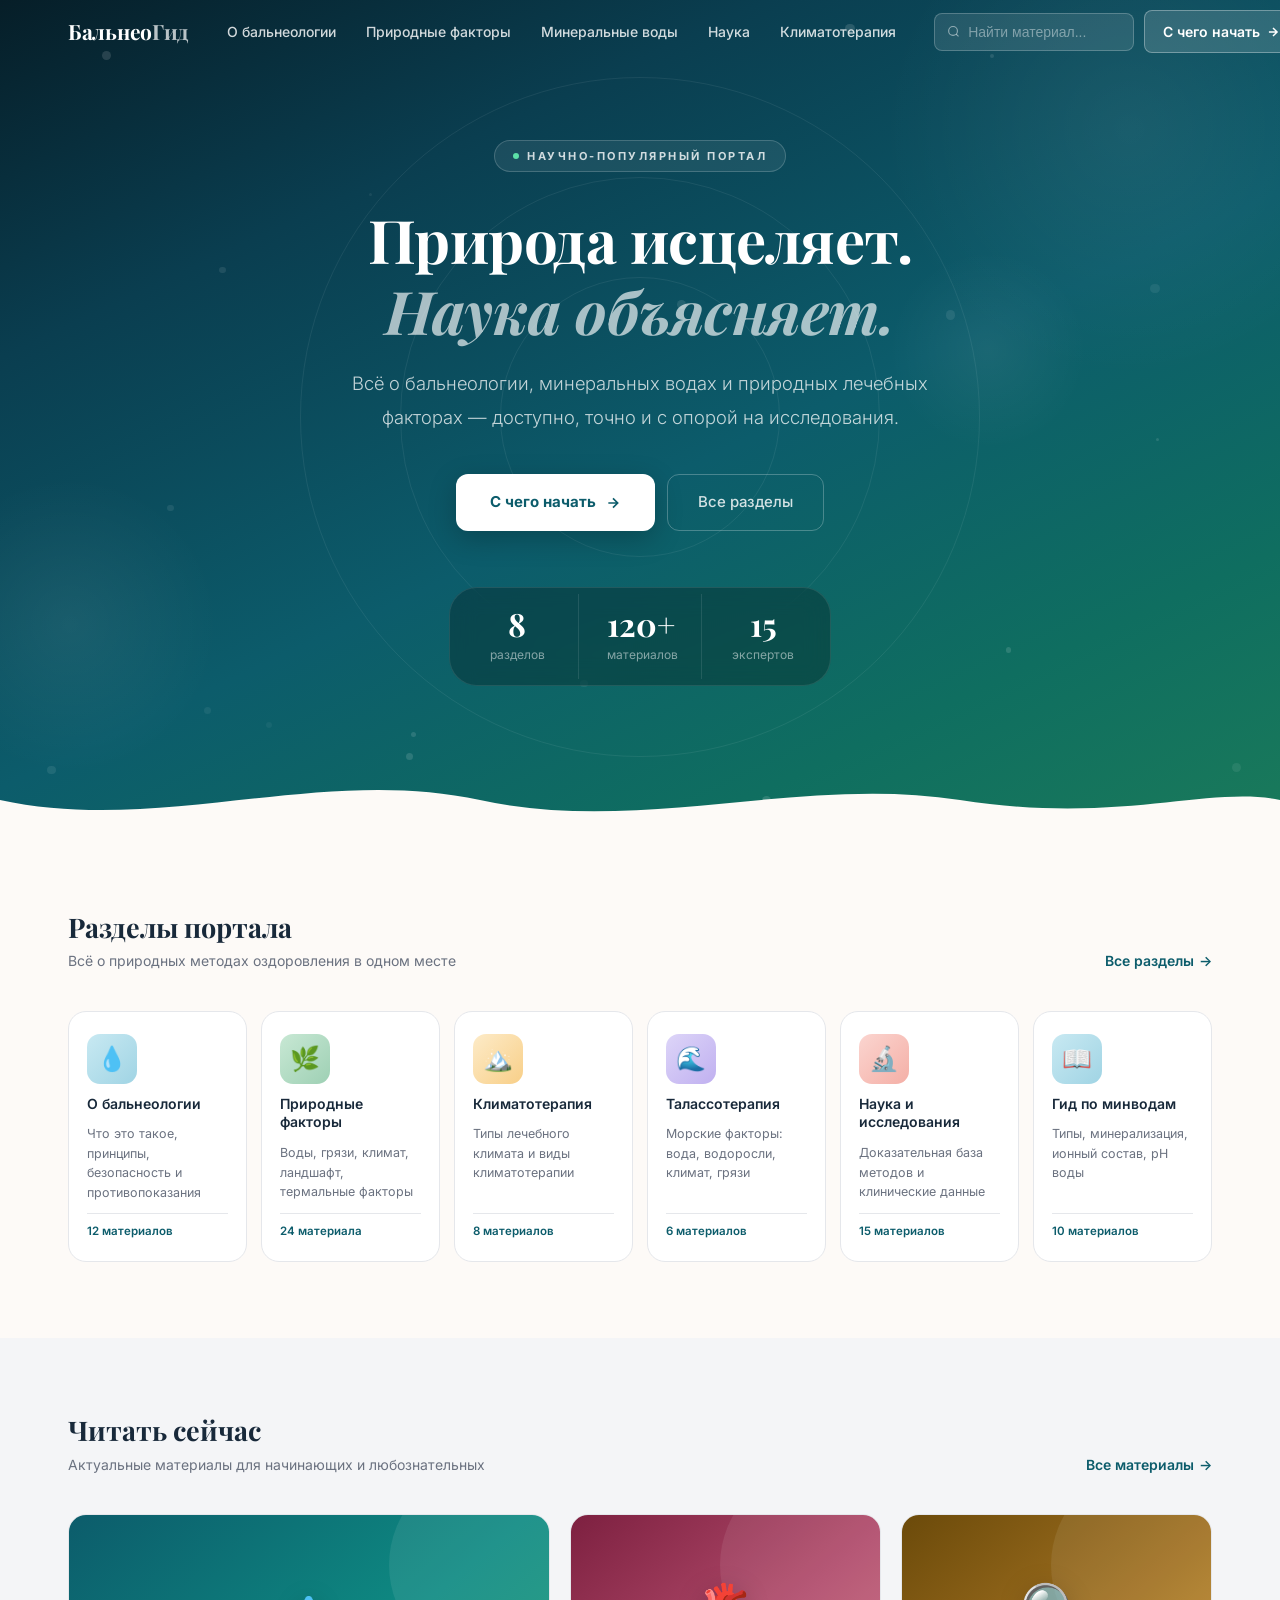
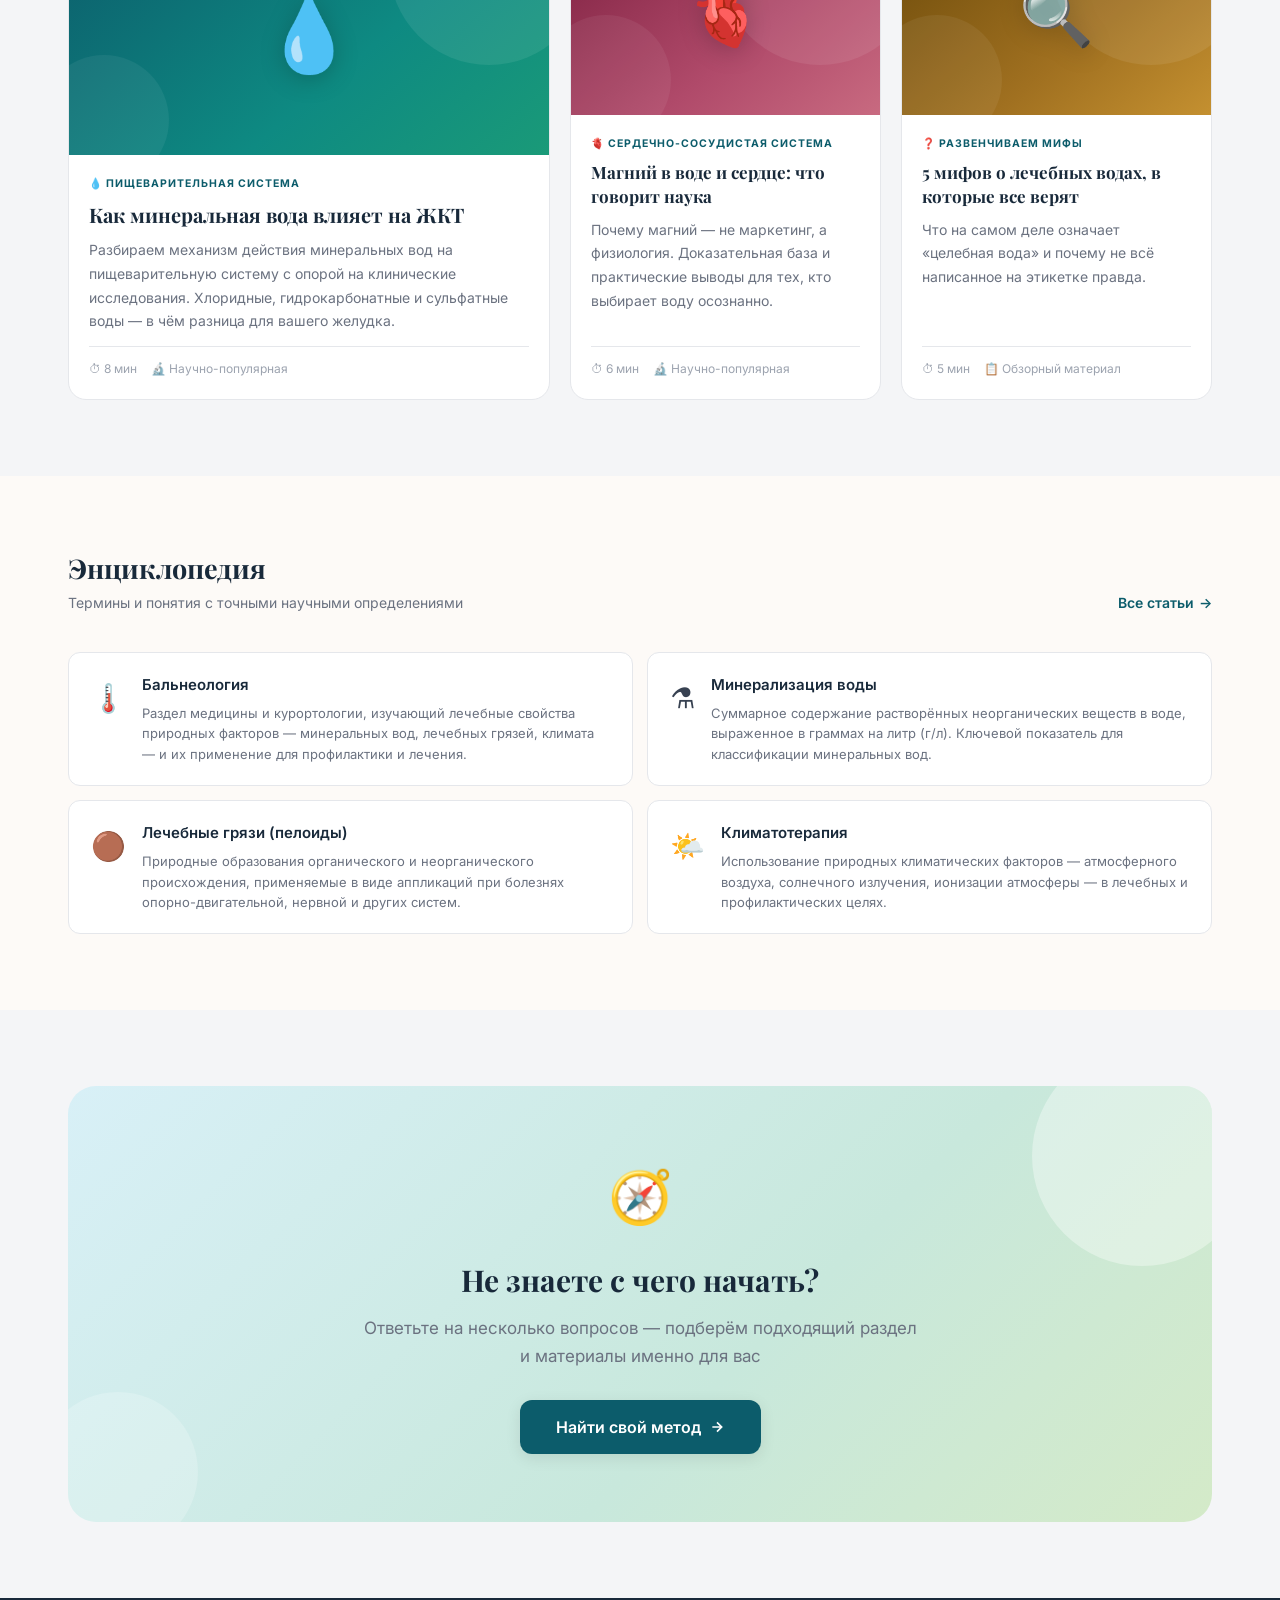
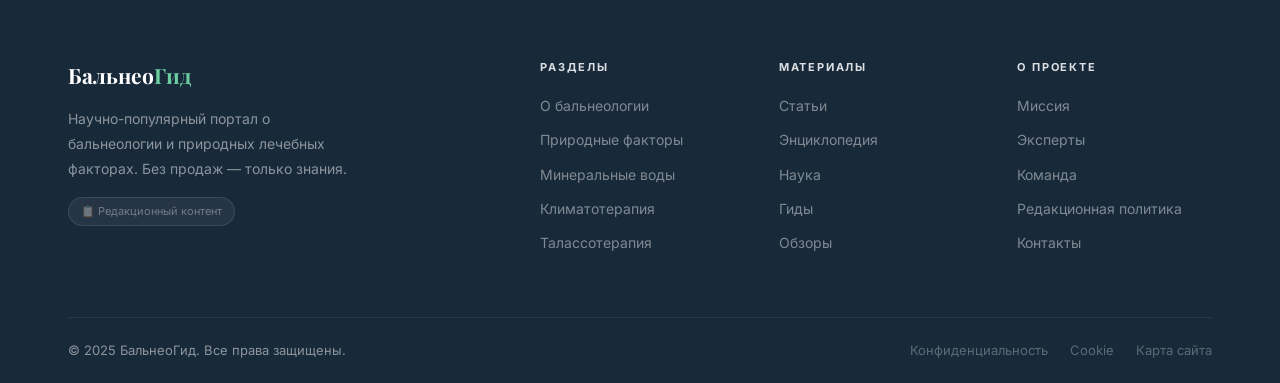
<file: index.html>
<!DOCTYPE html>
<html lang="ru">
<head>
  <meta charset="UTF-8">
  <meta name="viewport" content="width=device-width, initial-scale=1.0">
  <meta name="description" content="Научно-популярный портал о бальнеологии, минеральных водах и природных лечебных факторах. Без продаж — только знания.">
  <title>БальнеоГид — Наука о природном оздоровлении</title>
  <link rel="preconnect" href="https://fonts.googleapis.com">
  <link rel="preconnect" href="https://fonts.gstatic.com" crossorigin>
  <link href="https://fonts.googleapis.com/css2?family=Playfair+Display:ital,wght@0,400;0,600;0,700;1,400&family=Inter:wght@300;400;500;600;700&display=swap" rel="stylesheet">
  <link rel="stylesheet" href="css/style.css">
</head>
<body>

<!-- ==================== HEADER ==================== -->
<header class="header" role="banner">
  <div class="container">
    <div class="header__inner">
      <a href="index.html" class="logo" aria-label="БальнеоГид — главная">
        Бальнео<span class="logo__accent">Гид</span>
      </a>

      <nav class="header__nav" aria-label="Основная навигация">
        <a href="#">О бальнеологии</a>
        <a href="#">Природные факторы</a>
        <a href="#">Минеральные воды</a>
        <a href="#">Наука</a>
        <a href="#">Климатотерапия</a>
      </nav>

      <div class="header__actions">
        <label class="search-box" aria-label="Поиск">
          <svg width="15" height="15" fill="none" stroke="#9CA3AF" stroke-width="2" viewBox="0 0 24 24" aria-hidden="true"><circle cx="11" cy="11" r="8"/><path d="m21 21-4.35-4.35"/></svg>
          <input type="search" placeholder="Найти материал...">
        </label>
        <a href="#start" class="btn-start">
          С чего начать
          <svg width="14" height="14" fill="none" stroke="currentColor" stroke-width="2.5" viewBox="0 0 24 24"><path d="M5 12h14M12 5l7 7-7 7"/></svg>
        </a>
        <button class="nav-toggle" id="navToggle" aria-label="Открыть меню" aria-expanded="false">
          <span></span><span></span><span></span>
        </button>
      </div>
    </div>
  </div>
</header>

<!-- Mobile nav -->
<div class="mobile-nav" id="mobileNav" aria-hidden="true">
  <a href="#">О бальнеологии</a>
  <a href="#">Природные факторы</a>
  <a href="#">Минеральные воды</a>
  <a href="#">Наука</a>
  <a href="#">Климатотерапия</a>
  <a href="#start" class="mobile-nav__cta">С чего начать →</a>
</div>
<div class="mobile-overlay" id="mobileOverlay"></div>

<!-- ==================== HERO ==================== -->
<section class="hero" aria-label="Баннер">
  <!-- decorative orbs -->
  <div class="hero__orb hero__orb--1" aria-hidden="true"></div>
  <div class="hero__orb hero__orb--2" aria-hidden="true"></div>
  <div class="hero__orb hero__orb--3" aria-hidden="true"></div>
  <!-- ripple rings -->
  <div class="hero__ripple hero__ripple--1" aria-hidden="true"></div>
  <div class="hero__ripple hero__ripple--2" aria-hidden="true"></div>
  <div class="hero__ripple hero__ripple--3" aria-hidden="true"></div>
  <!-- particle drops -->
  <div id="heroDrops" aria-hidden="true"></div>

  <div class="hero__content">
    <div class="hero__badge">
      <span class="hero__badge-dot"></span>
      Научно-популярный портал
    </div>

    <h1 class="hero__h1">
      Природа исцеляет.<br>
      <em>Наука объясняет.</em>
    </h1>

    <p class="hero__sub">
      Всё о бальнеологии, минеральных водах и природных лечебных факторах —
      доступно, точно и с опорой на исследования.
    </p>

    <div class="hero__ctas">
      <a href="#start" class="btn-hero-primary">
        С чего начать
        <svg width="16" height="16" fill="none" stroke="currentColor" stroke-width="2.5" viewBox="0 0 24 24"><path d="M5 12h14M12 5l7 7-7 7"/></svg>
      </a>
      <a href="#topics" class="btn-hero-ghost">Все разделы</a>
    </div>

    <div class="hero__stats" aria-label="Статистика портала">
      <div class="hero__stat">
        <span class="hero__stat-num" data-count="8" data-suffix="">0</span>
        <span class="hero__stat-label">разделов</span>
      </div>
      <div class="hero__stat">
        <span class="hero__stat-num" data-count="120" data-suffix="+">0</span>
        <span class="hero__stat-label">материалов</span>
      </div>
      <div class="hero__stat">
        <span class="hero__stat-num" data-count="15" data-suffix="">0</span>
        <span class="hero__stat-label">экспертов</span>
      </div>
    </div>
  </div>

  <div class="hero__wave" aria-hidden="true">
    <svg viewBox="0 0 1440 70" xmlns="http://www.w3.org/2000/svg" preserveAspectRatio="none">
      <path d="M0,35 C180,70 360,0 540,35 C720,70 900,10 1080,35 C1260,60 1360,20 1440,35 L1440,70 L0,70 Z" fill="#FDFAF7"/>
    </svg>
  </div>
</section>

<!-- ==================== TOPICS ==================== -->
<section class="section" id="topics" aria-labelledby="topics-title">
  <div class="container">
    <div class="section__hdr reveal">
      <div>
        <h2 class="section__title" id="topics-title">Разделы портала</h2>
        <p class="section__sub">Всё о природных методах оздоровления в одном месте</p>
      </div>
      <a href="#" class="link-all">Все разделы <span aria-hidden="true">→</span></a>
    </div>

    <div class="topics__grid">
      <a href="#" class="topic-card reveal reveal-d1">
        <div class="topic-card__icon" style="background:linear-gradient(135deg,#C8E9F2,#A0D4E4)">💧</div>
        <span class="topic-card__name">О бальнеологии</span>
        <p class="topic-card__desc">Что это такое, принципы, безопасность и противопоказания</p>
        <span class="topic-card__count">12 материалов</span>
      </a>
      <a href="#" class="topic-card reveal reveal-d2">
        <div class="topic-card__icon" style="background:linear-gradient(135deg,#C8E8D4,#9ED0B4)">🌿</div>
        <span class="topic-card__name">Природные факторы</span>
        <p class="topic-card__desc">Воды, грязи, климат, ландшафт, термальные факторы</p>
        <span class="topic-card__count">24 материала</span>
      </a>
      <a href="#" class="topic-card reveal reveal-d3">
        <div class="topic-card__icon" style="background:linear-gradient(135deg,#FDEBC8,#F8CF88)">🏔️</div>
        <span class="topic-card__name">Климатотерапия</span>
        <p class="topic-card__desc">Типы лечебного климата и виды климатотерапии</p>
        <span class="topic-card__count">8 материалов</span>
      </a>
      <a href="#" class="topic-card reveal reveal-d4">
        <div class="topic-card__icon" style="background:linear-gradient(135deg,#DDD5F8,#C0B0F0)">🌊</div>
        <span class="topic-card__name">Талассотерапия</span>
        <p class="topic-card__desc">Морские факторы: вода, водоросли, климат, грязи</p>
        <span class="topic-card__count">6 материалов</span>
      </a>
      <a href="#" class="topic-card reveal reveal-d5">
        <div class="topic-card__icon" style="background:linear-gradient(135deg,#FBD5D0,#F4AFA6)">🔬</div>
        <span class="topic-card__name">Наука и исследования</span>
        <p class="topic-card__desc">Доказательная база методов и клинические данные</p>
        <span class="topic-card__count">15 материалов</span>
      </a>
      <a href="#" class="topic-card reveal reveal-d1">
        <div class="topic-card__icon" style="background:linear-gradient(135deg,#C8E9F2,#A0D4E4)">📖</div>
        <span class="topic-card__name">Гид по минводам</span>
        <p class="topic-card__desc">Типы, минерализация, ионный состав, pH воды</p>
        <span class="topic-card__count">10 материалов</span>
      </a>
    </div>
  </div>
</section>

<!-- ==================== ARTICLES ==================== -->
<section class="section section--alt" aria-labelledby="articles-title">
  <div class="container">
    <div class="section__hdr reveal">
      <div>
        <h2 class="section__title" id="articles-title">Читать сейчас</h2>
        <p class="section__sub">Актуальные материалы для начинающих и любознательных</p>
      </div>
      <a href="#" class="link-all">Все материалы <span aria-hidden="true">→</span></a>
    </div>

    <div class="articles__grid">
      <a href="article.html" class="art-card reveal">
        <div class="art-card__cover" style="background: linear-gradient(140deg, #0C5C6B 0%, #0E8A82 60%, #1A9A78 100%);">
          <span class="art-card__cover-icon" aria-hidden="true">💧</span>
        </div>
        <div class="art-card__body">
          <span class="art-card__cat">💧 Пищеварительная система</span>
          <h3 class="art-card__title">Как минеральная вода влияет на ЖКТ</h3>
          <p class="art-card__excerpt">Разбираем механизм действия минеральных вод на пищеварительную систему с опорой на клинические исследования. Хлоридные, гидрокарбонатные и сульфатные воды — в чём разница для вашего желудка.</p>
          <div class="art-card__meta">
            <span>⏱ 8 мин</span>
            <span>🔬 Научно-популярная</span>
          </div>
        </div>
      </a>

      <a href="article2.html" class="art-card reveal reveal-d1">
        <div class="art-card__cover" style="background: linear-gradient(140deg, #7D2040 0%, #B04A6A 60%, #C86A80 100%);">
          <span class="art-card__cover-icon" aria-hidden="true">🫀</span>
        </div>
        <div class="art-card__body">
          <span class="art-card__cat">🫀 Сердечно-сосудистая система</span>
          <h3 class="art-card__title">Магний в воде и сердце: что говорит наука</h3>
          <p class="art-card__excerpt">Почему магний — не маркетинг, а физиология. Доказательная база и практические выводы для тех, кто выбирает воду осознанно.</p>
          <div class="art-card__meta">
            <span>⏱ 6 мин</span>
            <span>🔬 Научно-популярная</span>
          </div>
        </div>
      </a>

      <a href="article3.html" class="art-card reveal reveal-d2">
        <div class="art-card__cover" style="background: linear-gradient(140deg, #6B4A0A 0%, #A07020 60%, #C49030 100%);">
          <span class="art-card__cover-icon" aria-hidden="true">🔍</span>
        </div>
        <div class="art-card__body">
          <span class="art-card__cat">❓ Развенчиваем мифы</span>
          <h3 class="art-card__title">5 мифов о лечебных водах, в которые все верят</h3>
          <p class="art-card__excerpt">Что на самом деле означает «целебная вода» и почему не всё написанное на этикетке правда.</p>
          <div class="art-card__meta">
            <span>⏱ 5 мин</span>
            <span>📋 Обзорный материал</span>
          </div>
        </div>
      </a>
    </div>
  </div>
</section>

<!-- ==================== ENCYCLOPEDIA ==================== -->
<section class="section" aria-labelledby="enc-title">
  <div class="container">
    <div class="section__hdr reveal">
      <div>
        <h2 class="section__title" id="enc-title">Энциклопедия</h2>
        <p class="section__sub">Термины и понятия с точными научными определениями</p>
      </div>
      <a href="#" class="link-all">Все статьи <span aria-hidden="true">→</span></a>
    </div>

    <div class="enc__grid">
      <a href="#" class="enc-card reveal">
        <span class="enc-card__icon" aria-hidden="true">🌡️</span>
        <div>
          <div class="enc-card__title">Бальнеология</div>
          <div class="enc-card__def">Раздел медицины и курортологии, изучающий лечебные свойства природных факторов — минеральных вод, лечебных грязей, климата — и их применение для профилактики и лечения.</div>
        </div>
      </a>
      <a href="#" class="enc-card reveal reveal-d1">
        <span class="enc-card__icon" aria-hidden="true">⚗️</span>
        <div>
          <div class="enc-card__title">Минерализация воды</div>
          <div class="enc-card__def">Суммарное содержание растворённых неорганических веществ в воде, выраженное в граммах на литр (г/л). Ключевой показатель для классификации минеральных вод.</div>
        </div>
      </a>
      <a href="#" class="enc-card reveal reveal-d2">
        <span class="enc-card__icon" aria-hidden="true">🟤</span>
        <div>
          <div class="enc-card__title">Лечебные грязи (пелоиды)</div>
          <div class="enc-card__def">Природные образования органического и неорганического происхождения, применяемые в виде аппликаций при болезнях опорно-двигательной, нервной и других систем.</div>
        </div>
      </a>
      <a href="#" class="enc-card reveal reveal-d3">
        <span class="enc-card__icon" aria-hidden="true">🌤️</span>
        <div>
          <div class="enc-card__title">Климатотерапия</div>
          <div class="enc-card__def">Использование природных климатических факторов — атмосферного воздуха, солнечного излучения, ионизации атмосферы — в лечебных и профилактических целях.</div>
        </div>
      </a>
    </div>
  </div>
</section>

<!-- ==================== CTA ==================== -->
<section class="section section--alt" id="start">
  <div class="container">
    <div class="cta-block reveal">
      <div class="cta-block__inner">
        <div class="cta-block__icon" aria-hidden="true">🧭</div>
        <h2 class="cta-block__title">Не знаете с чего начать?</h2>
        <p class="cta-block__sub">
          Ответьте на несколько вопросов — подберём подходящий раздел<br>
          и материалы именно для вас
        </p>
        <a href="#" class="btn-cta">
          Найти свой метод
          <svg width="16" height="16" fill="none" stroke="currentColor" stroke-width="2.5" viewBox="0 0 24 24"><path d="M5 12h14M12 5l7 7-7 7"/></svg>
        </a>
      </div>
    </div>
  </div>
</section>

<!-- ==================== FOOTER ==================== -->
<footer class="footer" role="contentinfo">
  <div class="container">
    <div class="footer__grid">
      <div>
        <a href="index.html" class="footer__brand-logo">
          Бальнео<span>Гид</span>
        </a>
        <p class="footer__desc">
          Научно-популярный портал о бальнеологии и природных лечебных факторах. Без продаж — только знания.
        </p>
        <span class="footer__editorial">📋 Редакционный контент</span>
      </div>
      <div class="footer__col">
        <h4>Разделы</h4>
        <a href="#">О бальнеологии</a>
        <a href="#">Природные факторы</a>
        <a href="#">Минеральные воды</a>
        <a href="#">Климатотерапия</a>
        <a href="#">Талассотерапия</a>
      </div>
      <div class="footer__col">
        <h4>Материалы</h4>
        <a href="#">Статьи</a>
        <a href="#">Энциклопедия</a>
        <a href="#">Наука</a>
        <a href="#">Гиды</a>
        <a href="#">Обзоры</a>
      </div>
      <div class="footer__col">
        <h4>О проекте</h4>
        <a href="#">Миссия</a>
        <a href="#">Эксперты</a>
        <a href="#">Команда</a>
        <a href="#">Редакционная политика</a>
        <a href="#">Контакты</a>
      </div>
    </div>
    <div class="footer__bottom">
      <span>© 2025 БальнеоГид. Все права защищены.</span>
      <div class="footer__bottom-links">
        <a href="#">Конфиденциальность</a>
        <a href="#">Cookie</a>
        <a href="#">Карта сайта</a>
      </div>
    </div>
  </div>
</footer>

<script src="js/app.js"></script>
</body>
</html>
</file>
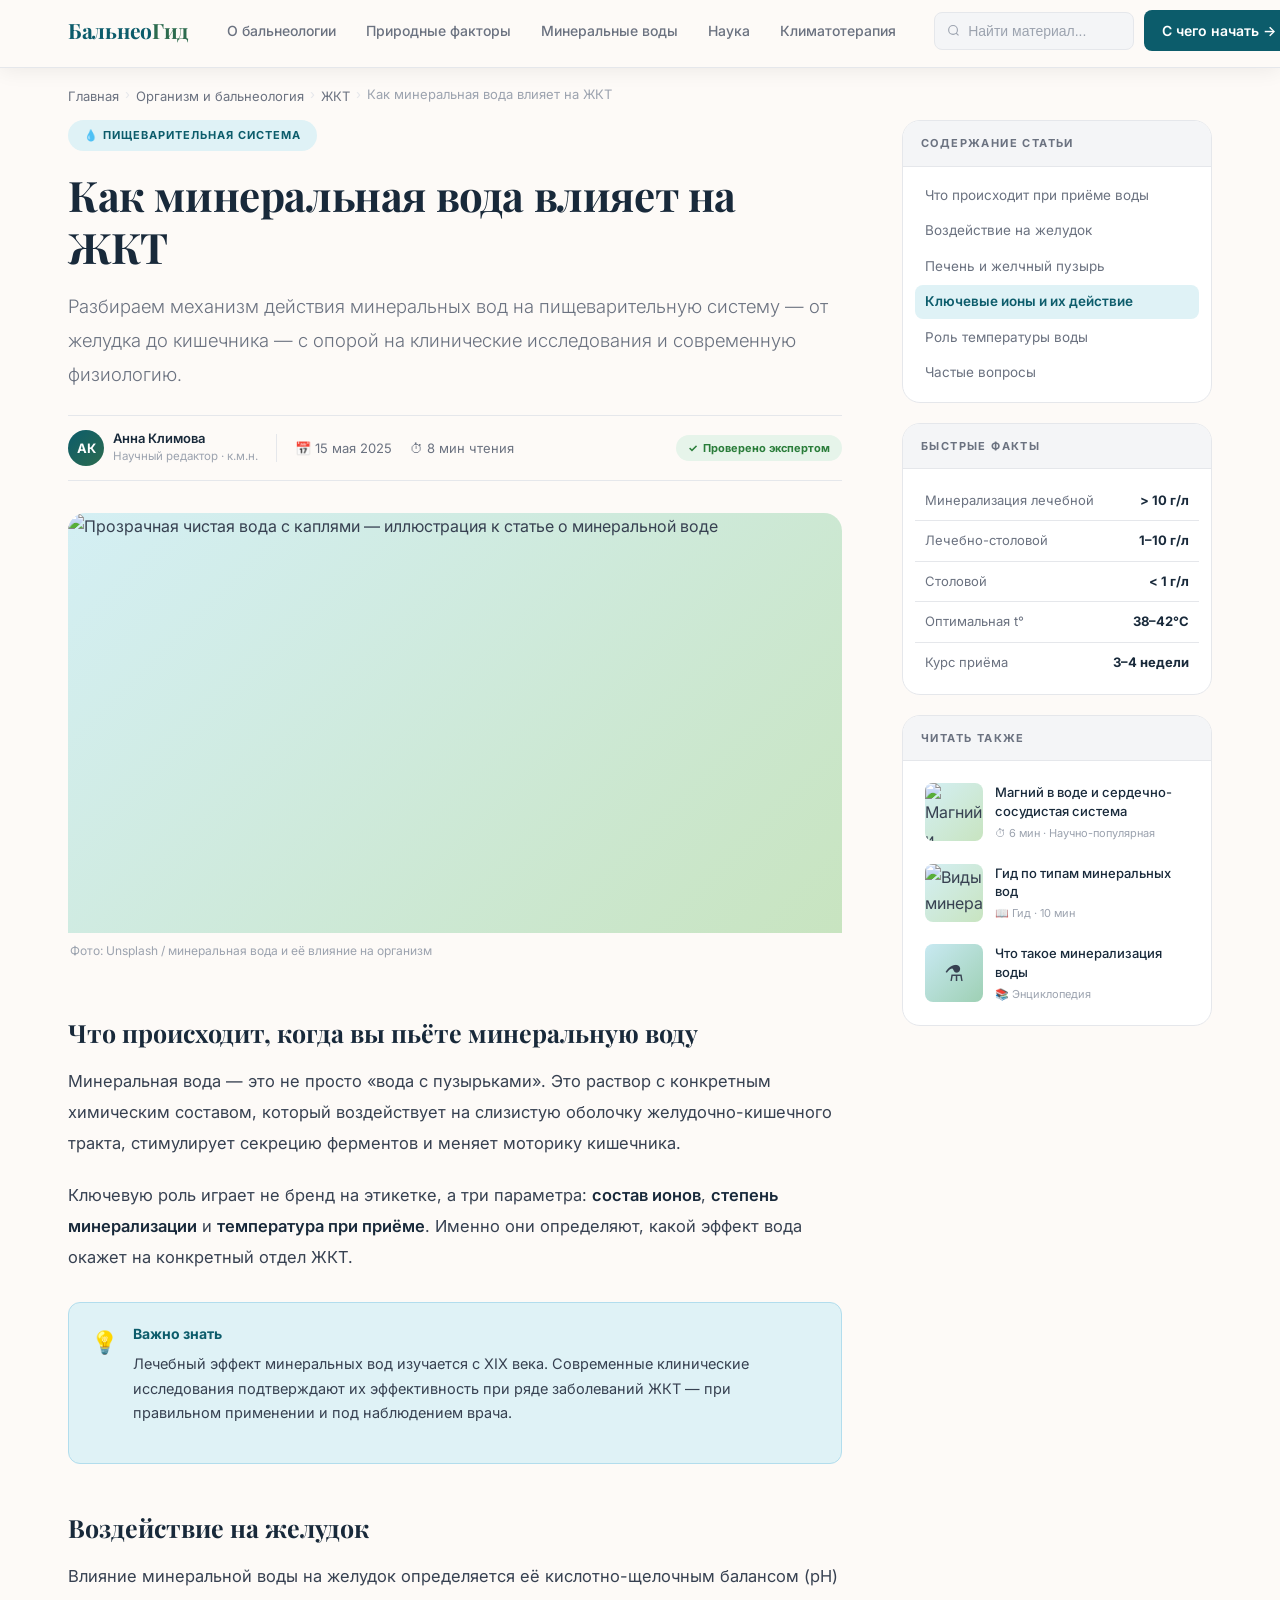
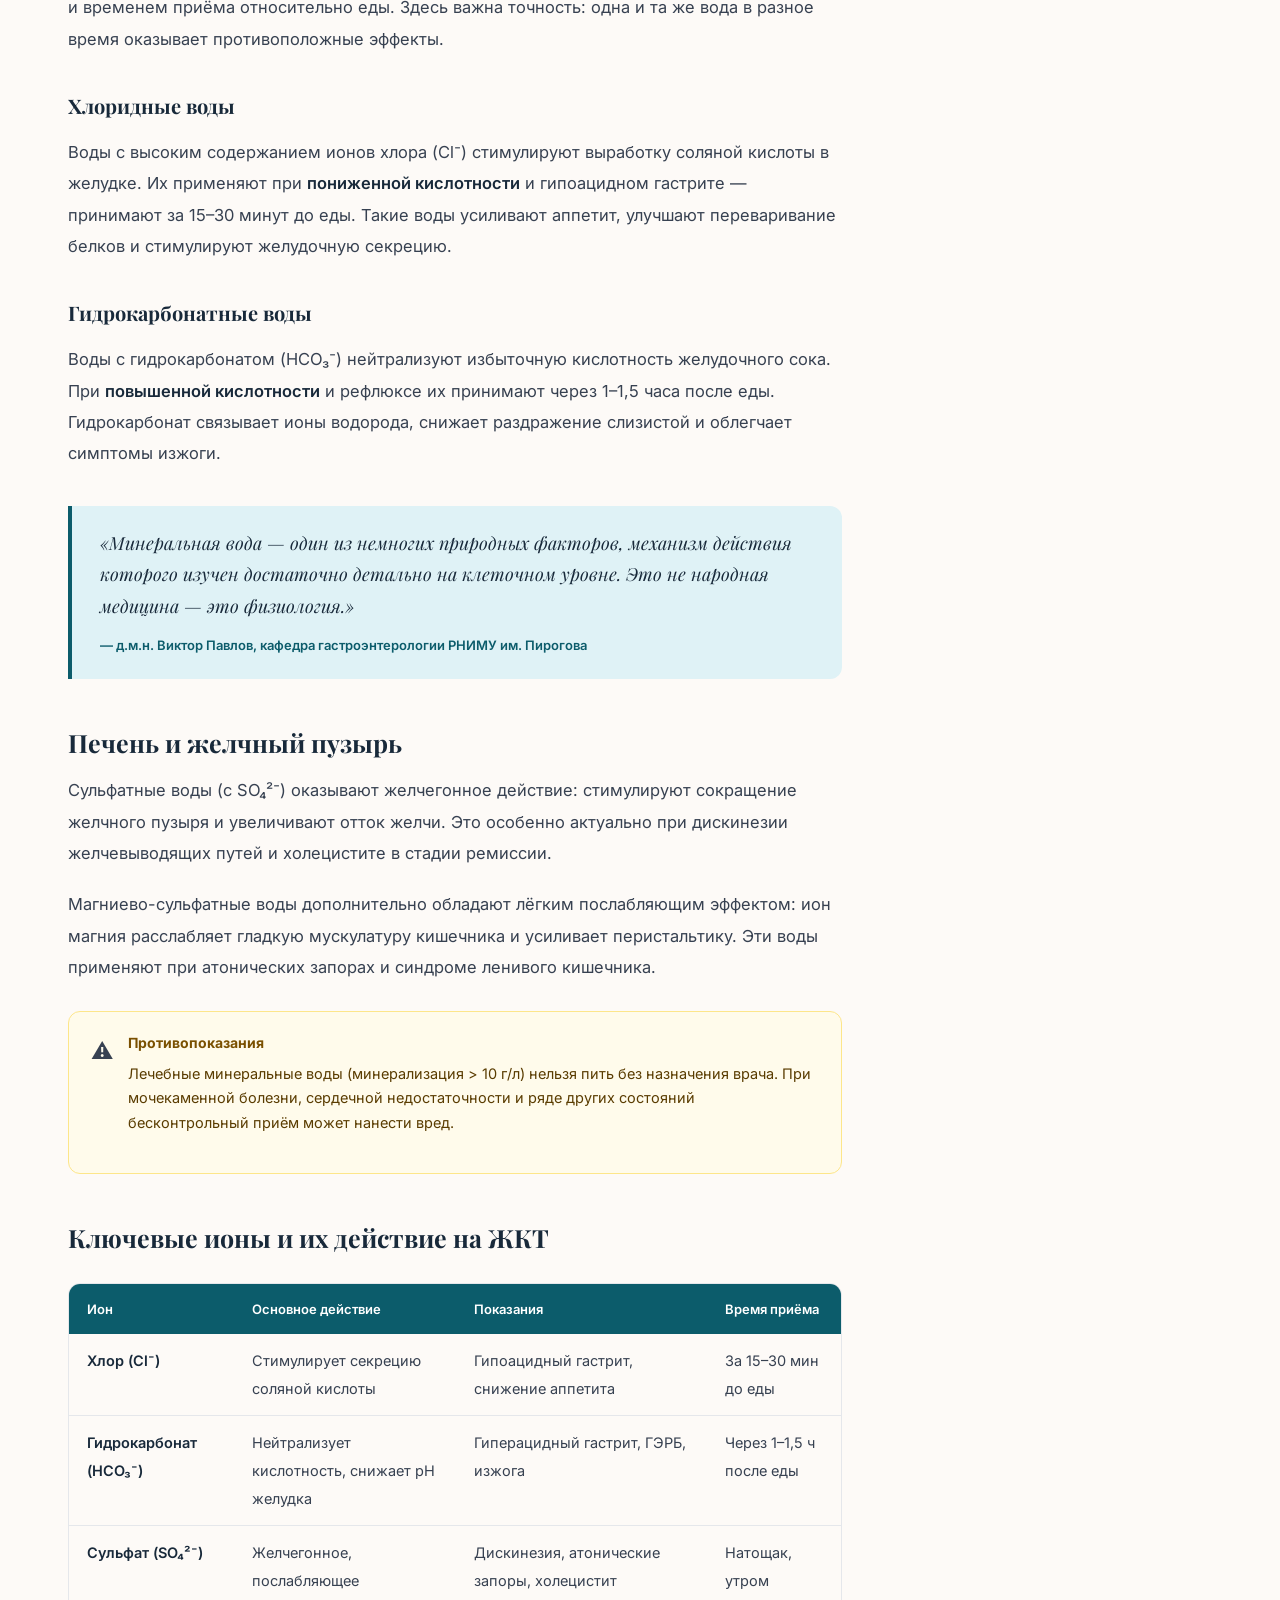
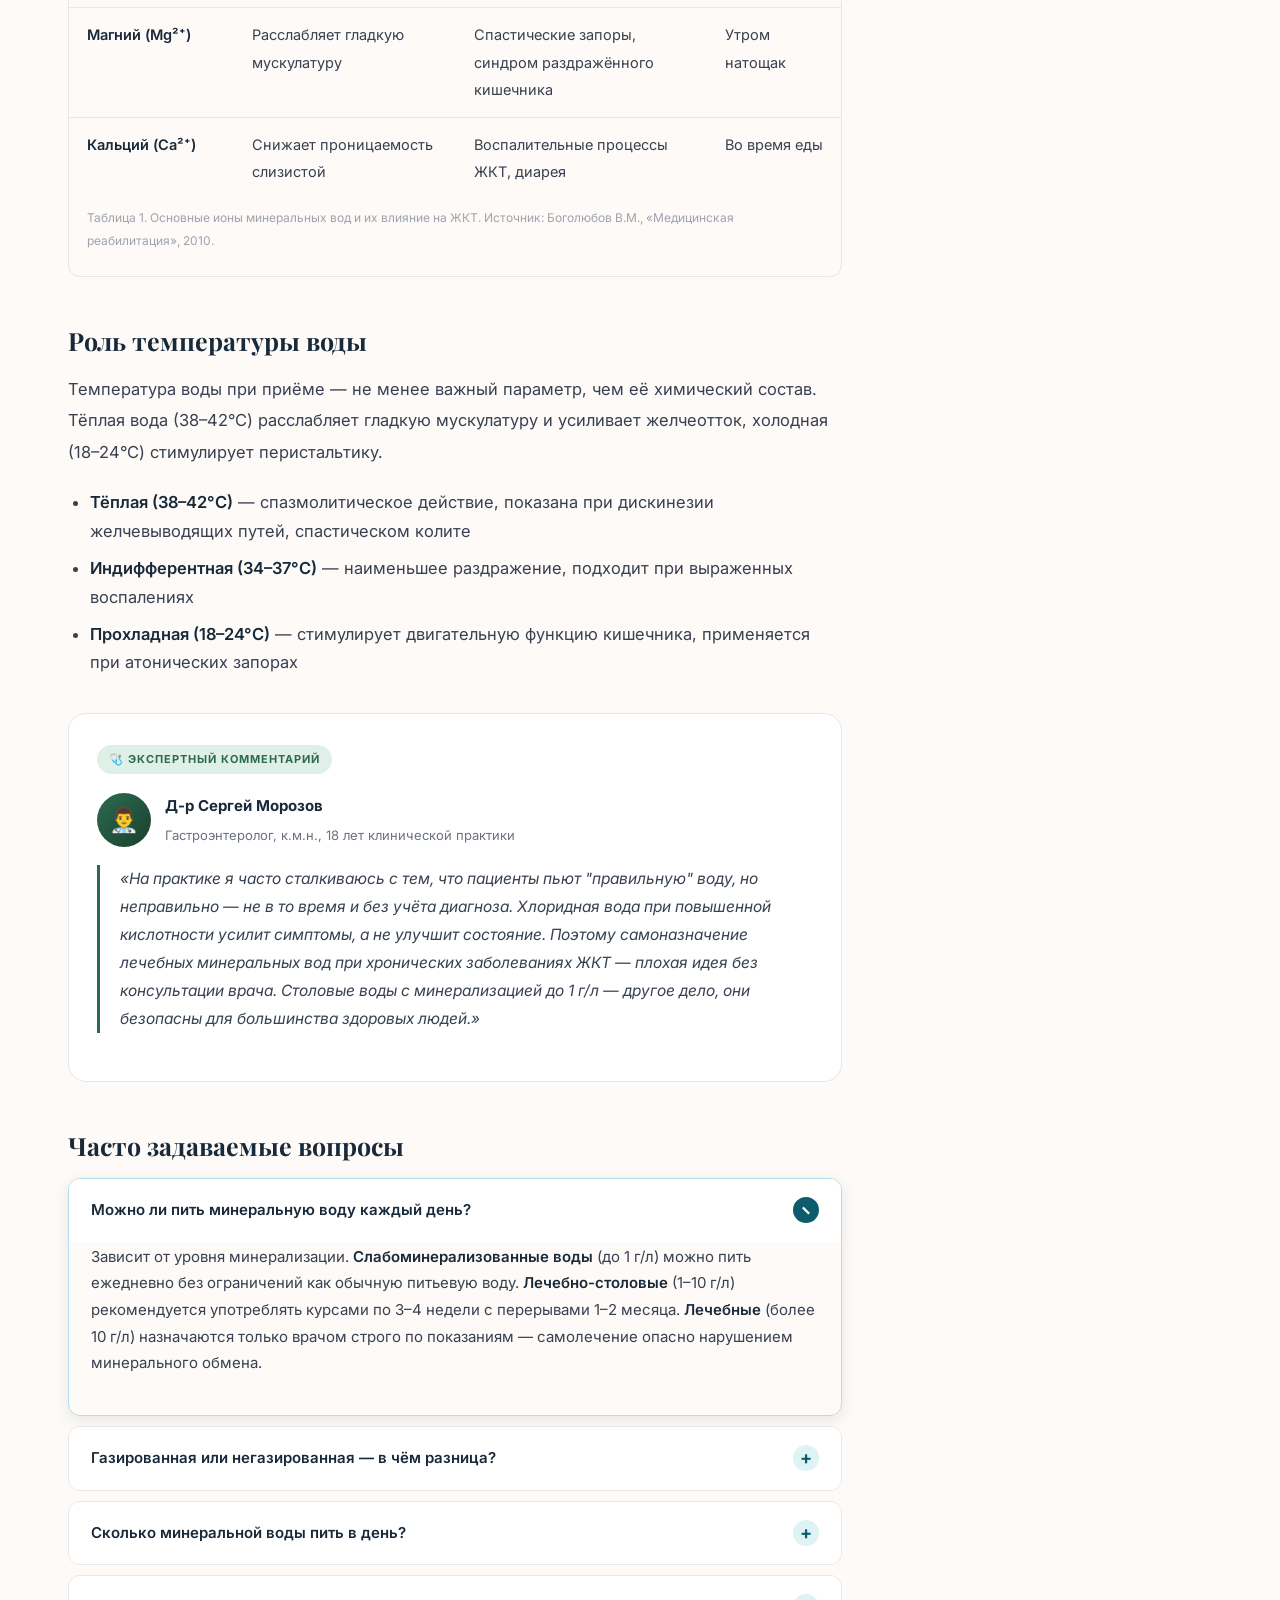
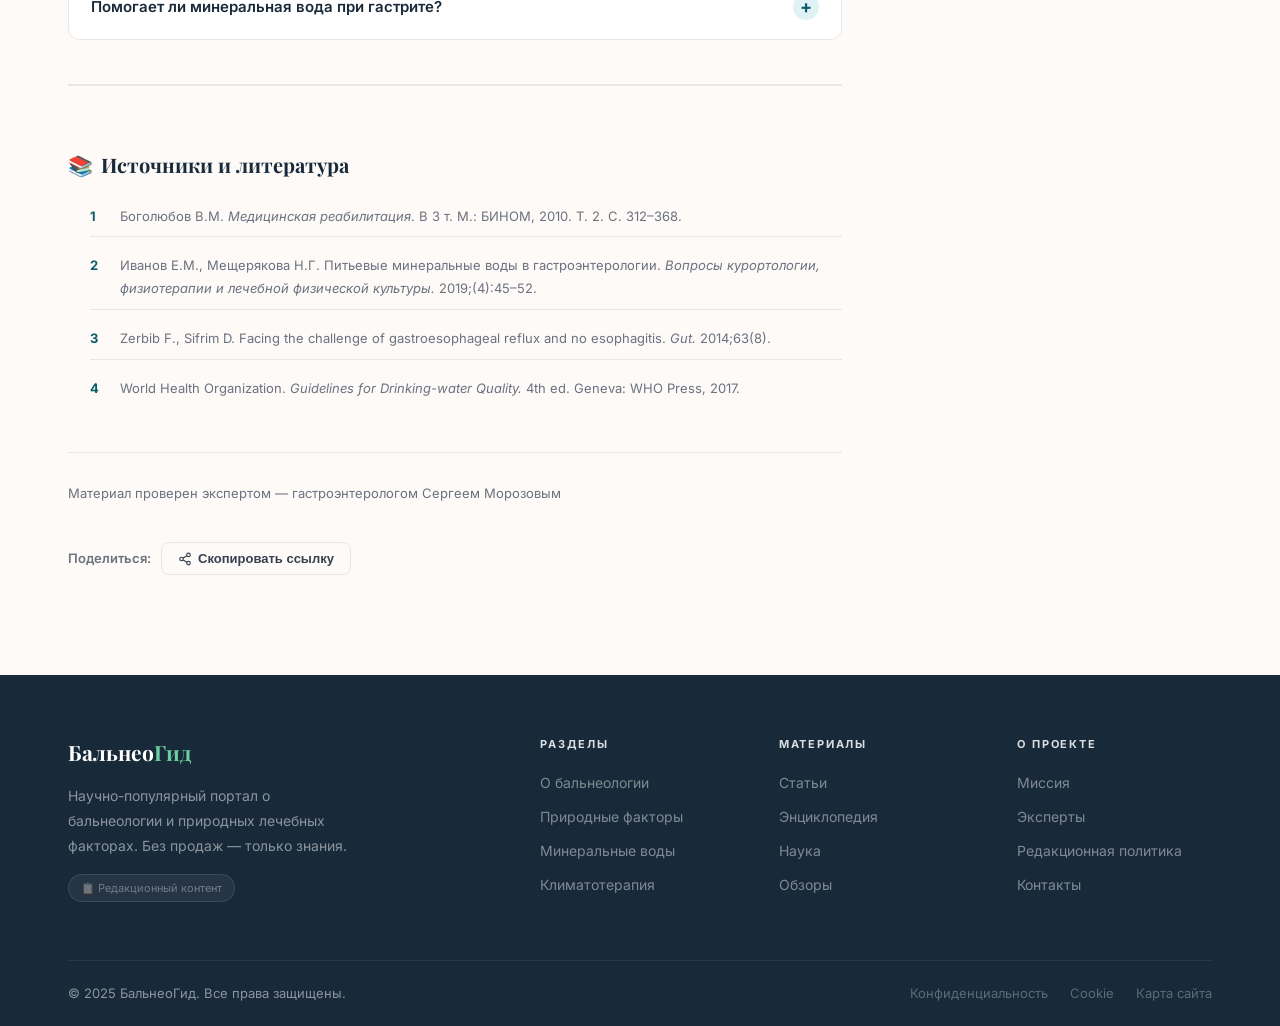
<file: article.html>
<!DOCTYPE html>
<html lang="ru">
<head>
  <meta charset="UTF-8">
  <meta name="viewport" content="width=device-width, initial-scale=1.0">
  <meta name="description" content="Разбираем механизм действия минеральных вод на ЖКТ с опорой на клинические исследования. Хлоридные, гидрокарбонатные и сульфатные воды.">
  <title>Как минеральная вода влияет на ЖКТ — БальнеоГид</title>
  <link rel="preconnect" href="https://fonts.googleapis.com">
  <link rel="preconnect" href="https://fonts.gstatic.com" crossorigin>
  <link href="https://fonts.googleapis.com/css2?family=Playfair+Display:ital,wght@0,400;0,600;0,700;1,400&family=Inter:wght@300;400;500;600;700&display=swap" rel="stylesheet">
  <link rel="stylesheet" href="css/style.css">
  <link rel="stylesheet" href="css/article.css">
</head>
<body>

<!-- Reading progress -->
<div id="progress-bar" role="progressbar" aria-valuenow="0" aria-valuemin="0" aria-valuemax="100" aria-label="Прогресс чтения"></div>

<!-- ==================== HEADER ==================== -->
<header class="header is-solid" role="banner">
  <div class="container">
    <div class="header__inner">
      <a href="index.html" class="logo">Бальнео<span class="logo__accent">Гид</span></a>
      <nav class="header__nav" aria-label="Основная навигация">
        <a href="#">О бальнеологии</a>
        <a href="#">Природные факторы</a>
        <a href="#">Минеральные воды</a>
        <a href="#">Наука</a>
        <a href="#">Климатотерапия</a>
      </nav>
      <div class="header__actions">
        <label class="search-box" aria-label="Поиск">
          <svg width="15" height="15" fill="none" stroke="#9CA3AF" stroke-width="2" viewBox="0 0 24 24" aria-hidden="true"><circle cx="11" cy="11" r="8"/><path d="m21 21-4.35-4.35"/></svg>
          <input type="search" placeholder="Найти материал...">
        </label>
        <a href="index.html#start" class="btn-start">С чего начать →</a>
        <button class="nav-toggle" id="navToggle" aria-label="Открыть меню" aria-expanded="false">
          <span></span><span></span><span></span>
        </button>
      </div>
    </div>
  </div>
</header>
<div class="mobile-nav" id="mobileNav" aria-hidden="true">
  <a href="index.html">О бальнеологии</a>
  <a href="#">Природные факторы</a>
  <a href="#">Минеральные воды</a>
  <a href="#">Наука</a>
  <a href="#">Климатотерапия</a>
  <a href="index.html#start" class="mobile-nav__cta">С чего начать →</a>
</div>
<div class="mobile-overlay" id="mobileOverlay"></div>

<!-- ==================== BREADCRUMBS ==================== -->
<div class="container" style="padding-top: var(--header-h);">
  <nav class="breadcrumbs" aria-label="Навигационная цепочка">
    <ol>
      <li><a href="index.html">Главная</a></li>
      <li class="sep" aria-hidden="true">›</li>
      <li><a href="#">Организм и бальнеология</a></li>
      <li class="sep" aria-hidden="true">›</li>
      <li><a href="#">ЖКТ</a></li>
      <li class="sep" aria-hidden="true">›</li>
      <li class="current">Как минеральная вода влияет на ЖКТ</li>
    </ol>
  </nav>
</div>

<!-- ==================== MAIN ==================== -->
<main class="container">
  <div class="article-layout">

    <!-- ====== ARTICLE ====== -->
    <article>

      <!-- Header -->
      <header>
        <a href="#" class="article__category">💧 Пищеварительная система</a>
        <h1 class="article__h1">Как минеральная вода влияет на ЖКТ</h1>
        <p class="article__lead">
          Разбираем механизм действия минеральных вод на пищеварительную систему — от желудка до кишечника — с опорой на клинические исследования и современную физиологию.
        </p>
        <div class="article__meta-bar">
          <div class="author-chip">
            <div class="author-av" aria-hidden="true">АК</div>
            <div>
              <span class="author-name">Анна Климова</span>
              <span class="author-role">Научный редактор · к.м.н.</span>
            </div>
          </div>
          <div class="meta-divider" aria-hidden="true"></div>
          <span>📅 15 мая 2025</span>
          <span>⏱ 8 мин чтения</span>
          <span class="badge-verified">Проверено экспертом</span>
        </div>
      </header>

      <!-- Cover -->
      <div class="article__cover-wrap">
        <img class="article__cover"
             src="https://images.unsplash.com/photo-1548438294-1ad5d5f4f063?auto=format&fit=crop&w=1200&q=80"
             alt="Прозрачная чистая вода с каплями — иллюстрация к статье о минеральной воде"
             loading="lazy"
             onerror="this.style.background='linear-gradient(135deg,#C8E9F2 0%,#A0D4C0 100%)';this.removeAttribute('src')">
        <p class="article__cover-caption">Фото: Unsplash / минеральная вода и её влияние на организм</p>
      </div>

      <!-- Body -->
      <div class="article__body">

        <h2 id="intro">Что происходит, когда вы пьёте минеральную воду</h2>

        <p>Минеральная вода — это не просто «вода с пузырьками». Это раствор с конкретным химическим составом, который воздействует на слизистую оболочку желудочно-кишечного тракта, стимулирует секрецию ферментов и меняет моторику кишечника.</p>

        <p>Ключевую роль играет не бренд на этикетке, а три параметра: <strong>состав ионов</strong>, <strong>степень минерализации</strong> и <strong>температура при приёме</strong>. Именно они определяют, какой эффект вода окажет на конкретный отдел ЖКТ.</p>

        <div class="infobox infobox--note">
          <span class="infobox__icon" aria-hidden="true">💡</span>
          <div class="infobox__content">
            <div class="infobox__title">Важно знать</div>
            <p class="infobox__body">Лечебный эффект минеральных вод изучается с XIX века. Современные клинические исследования подтверждают их эффективность при ряде заболеваний ЖКТ — при правильном применении и под наблюдением врача.</p>
          </div>
        </div>

        <h2 id="stomach">Воздействие на желудок</h2>

        <p>Влияние минеральной воды на желудок определяется её кислотно-щелочным балансом (pH) и временем приёма относительно еды. Здесь важна точность: одна и та же вода в разное время оказывает противоположные эффекты.</p>

        <h3>Хлоридные воды</h3>
        <p>Воды с высоким содержанием ионов хлора (Cl⁻) стимулируют выработку соляной кислоты в желудке. Их применяют при <strong>пониженной кислотности</strong> и гипоацидном гастрите — принимают за 15–30 минут до еды. Такие воды усиливают аппетит, улучшают переваривание белков и стимулируют желудочную секрецию.</p>

        <h3>Гидрокарбонатные воды</h3>
        <p>Воды с гидрокарбонатом (HCO₃⁻) нейтрализуют избыточную кислотность желудочного сока. При <strong>повышенной кислотности</strong> и рефлюксе их принимают через 1–1,5 часа после еды. Гидрокарбонат связывает ионы водорода, снижает раздражение слизистой и облегчает симптомы изжоги.</p>

        <blockquote>
          «Минеральная вода — один из немногих природных факторов, механизм действия которого изучен достаточно детально на клеточном уровне. Это не народная медицина — это физиология.»
          <cite>— д.м.н. Виктор Павлов, кафедра гастроэнтерологии РНИМУ им. Пирогова</cite>
        </blockquote>

        <h2 id="liver">Печень и желчный пузырь</h2>

        <p>Сульфатные воды (с SO₄²⁻) оказывают желчегонное действие: стимулируют сокращение желчного пузыря и увеличивают отток желчи. Это особенно актуально при дискинезии желчевыводящих путей и холецистите в стадии ремиссии.</p>

        <p>Магниево-сульфатные воды дополнительно обладают лёгким послабляющим эффектом: ион магния расслабляет гладкую мускулатуру кишечника и усиливает перистальтику. Эти воды применяют при атонических запорах и синдроме ленивого кишечника.</p>

        <div class="infobox">
          <span class="infobox__icon" aria-hidden="true">⚠️</span>
          <div class="infobox__content">
            <div class="infobox__title">Противопоказания</div>
            <p class="infobox__body">Лечебные минеральные воды (минерализация > 10 г/л) нельзя пить без назначения врача. При мочекаменной болезни, сердечной недостаточности и ряде других состояний бесконтрольный приём может нанести вред.</p>
          </div>
        </div>

        <h2 id="table">Ключевые ионы и их действие на ЖКТ</h2>

        <div class="table-wrap">
          <table class="data-table" aria-label="Ионы минеральных вод и их действие на ЖКТ">
            <thead>
              <tr>
                <th>Ион</th>
                <th>Основное действие</th>
                <th>Показания</th>
                <th>Время приёма</th>
              </tr>
            </thead>
            <tbody>
              <tr>
                <td><strong>Хлор (Cl⁻)</strong></td>
                <td>Стимулирует секрецию соляной кислоты</td>
                <td>Гипоацидный гастрит, снижение аппетита</td>
                <td>За 15–30 мин до еды</td>
              </tr>
              <tr>
                <td><strong>Гидрокарбонат (HCO₃⁻)</strong></td>
                <td>Нейтрализует кислотность, снижает pH желудка</td>
                <td>Гиперацидный гастрит, ГЭРБ, изжога</td>
                <td>Через 1–1,5 ч после еды</td>
              </tr>
              <tr>
                <td><strong>Сульфат (SO₄²⁻)</strong></td>
                <td>Желчегонное, послабляющее</td>
                <td>Дискинезия, атонические запоры, холецистит</td>
                <td>Натощак, утром</td>
              </tr>
              <tr>
                <td><strong>Магний (Mg²⁺)</strong></td>
                <td>Расслабляет гладкую мускулатуру</td>
                <td>Спастические запоры, синдром раздражённого кишечника</td>
                <td>Утром натощак</td>
              </tr>
              <tr>
                <td><strong>Кальций (Ca²⁺)</strong></td>
                <td>Снижает проницаемость слизистой</td>
                <td>Воспалительные процессы ЖКТ, диарея</td>
                <td>Во время еды</td>
              </tr>
            </tbody>
          </table>
          <p class="table-note">Таблица 1. Основные ионы минеральных вод и их влияние на ЖКТ. Источник: Боголюбов В.М., «Медицинская реабилитация», 2010.</p>
        </div>

        <h2 id="temperature">Роль температуры воды</h2>

        <p>Температура воды при приёме — не менее важный параметр, чем её химический состав. Тёплая вода (38–42°С) расслабляет гладкую мускулатуру и усиливает желчеотток, холодная (18–24°С) стимулирует перистальтику.</p>

        <ul>
          <li><strong>Тёплая (38–42°С)</strong> — спазмолитическое действие, показана при дискинезии желчевыводящих путей, спастическом колите</li>
          <li><strong>Индифферентная (34–37°С)</strong> — наименьшее раздражение, подходит при выраженных воспалениях</li>
          <li><strong>Прохладная (18–24°С)</strong> — стимулирует двигательную функцию кишечника, применяется при атонических запорах</li>
        </ul>

        <!-- Expert block -->
        <div class="expert-block">
          <span class="expert-block__label">🩺 Экспертный комментарий</span>
          <div class="expert-block__hdr">
            <div class="expert-avatar" aria-hidden="true">👨‍⚕️</div>
            <div>
              <div class="expert-name">Д-р Сергей Морозов</div>
              <div class="expert-role">Гастроэнтеролог, к.м.н., 18 лет клинической практики</div>
            </div>
          </div>
          <p class="expert-text">
            «На практике я часто сталкиваюсь с тем, что пациенты пьют "правильную" воду, но неправильно — не в то время и без учёта диагноза. Хлоридная вода при повышенной кислотности усилит симптомы, а не улучшит состояние. Поэтому самоназначение лечебных минеральных вод при хронических заболеваниях ЖКТ — плохая идея без консультации врача. Столовые воды с минерализацией до 1 г/л — другое дело, они безопасны для большинства здоровых людей.»
          </p>
        </div>

        <!-- FAQ -->
        <div class="faq">
          <h2 class="faq__h" id="faq">Часто задаваемые вопросы</h2>

          <details class="faq-item" open>
            <summary>
              Можно ли пить минеральную воду каждый день?
              <span class="faq-icon" aria-hidden="true">−</span>
            </summary>
            <div class="faq-answer">
              <p>Зависит от уровня минерализации. <strong>Слабоминерализованные воды</strong> (до 1 г/л) можно пить ежедневно без ограничений как обычную питьевую воду. <strong>Лечебно-столовые</strong> (1–10 г/л) рекомендуется употреблять курсами по 3–4 недели с перерывами 1–2 месяца. <strong>Лечебные</strong> (более 10 г/л) назначаются только врачом строго по показаниям — самолечение опасно нарушением минерального обмена.</p>
            </div>
          </details>

          <details class="faq-item">
            <summary>
              Газированная или негазированная — в чём разница?
              <span class="faq-icon" aria-hidden="true">+</span>
            </summary>
            <div class="faq-answer">
              <p>CO₂ усиливает секрецию желудочного сока и ускоряет всасывание ионов через слизистую. Для здоровых людей это несущественно, но при <strong>ГЭРБ, гиперацидном гастрите и синдроме раздражённого кишечника</strong> газированную воду лучше заменить на негазированную или выпустить газ перед приёмом, перелив в стакан заранее.</p>
            </div>
          </details>

          <details class="faq-item">
            <summary>
              Сколько минеральной воды пить в день?
              <span class="faq-icon" aria-hidden="true">+</span>
            </summary>
            <div class="faq-answer">
              <p>Стандартная схема при бальнеологическом курсе — <strong>3–4 мл на кг массы тела</strong> за один приём, 3 раза в день. Для человека весом 70 кг это ~200–280 мл за раз. При самостоятельном применении столовых вод ориентируйтесь на жажду — не более 0,5–1 л в день дополнительно к обычному питью.</p>
            </div>
          </details>

          <details class="faq-item">
            <summary>
              Помогает ли минеральная вода при гастрите?
              <span class="faq-icon" aria-hidden="true">+</span>
            </summary>
            <div class="faq-answer">
              <p>При гастрите тип воды принципиален: <strong>при повышенной кислотности</strong> — гидрокарбонатные воды (Боржоми, Ессентуки №4), принимают через 1–1,5 ч после еды тёплыми. <strong>При пониженной кислотности</strong> — хлоридные воды (Ессентуки №17) за 30 мин до еды. Перепутать их — значит ухудшить состояние.</p>
            </div>
          </details>
        </div>

        <!-- Sources -->
        <div class="sources">
          <h3 class="sources__h">
            <span aria-hidden="true">📚</span> Источники и литература
          </h3>
          <ol class="sources__list" aria-label="Список источников">
            <li class="sources__item">
              <span class="sources__n">1</span>
              <span>Боголюбов В.М. <em>Медицинская реабилитация</em>. В 3 т. М.: БИНОМ, 2010. Т. 2. С. 312–368.</span>
            </li>
            <li class="sources__item">
              <span class="sources__n">2</span>
              <span>Иванов Е.М., Мещерякова Н.Г. Питьевые минеральные воды в гастроэнтерологии. <em>Вопросы курортологии, физиотерапии и лечебной физической культуры.</em> 2019;(4):45–52.</span>
            </li>
            <li class="sources__item">
              <span class="sources__n">3</span>
              <span>Zerbib F., Sifrim D. Facing the challenge of gastroesophageal reflux and no esophagitis. <em>Gut.</em> 2014;63(8).</span>
            </li>
            <li class="sources__item">
              <span class="sources__n">4</span>
              <span>World Health Organization. <em>Guidelines for Drinking-water Quality.</em> 4th ed. Geneva: WHO Press, 2017.</span>
            </li>
          </ol>
        </div>

        <!-- Post footer -->
        <div class="article__post-footer">
          <p style="font-size:13px;color:var(--clr-muted)">Материал проверен экспертом — гастроэнтерологом Сергеем Морозовым</p>
          <div class="share-row">
            Поделиться:
            <button class="share-btn">
              <svg width="14" height="14" fill="none" stroke="currentColor" stroke-width="2" viewBox="0 0 24 24"><circle cx="18" cy="5" r="3"/><circle cx="6" cy="12" r="3"/><circle cx="18" cy="19" r="3"/><path d="m8.59 13.51 6.83 3.98M15.41 6.51l-6.82 3.98"/></svg>
              Скопировать ссылку
            </button>
          </div>
        </div>

      </div><!-- /.article__body -->

    </article>

    <!-- ====== SIDEBAR ====== -->
    <aside class="sidebar" aria-label="Дополнительная информация">

      <!-- Table of contents -->
      <div class="scard">
        <div class="scard__head">Содержание статьи</div>
        <nav class="scard__body" aria-label="Содержание">
          <ul class="toc__list">
            <li><a href="#intro">Что происходит при приёме воды</a></li>
            <li><a href="#stomach">Воздействие на желудок</a></li>
            <li><a href="#liver">Печень и желчный пузырь</a></li>
            <li><a href="#table">Ключевые ионы и их действие</a></li>
            <li><a href="#temperature">Роль температуры воды</a></li>
            <li><a href="#faq">Частые вопросы</a></li>
          </ul>
        </nav>
      </div>

      <!-- Quick facts -->
      <div class="scard">
        <div class="scard__head">Быстрые факты</div>
        <div class="scard__body">
          <ul class="facts-list">
            <li><span class="fact-label">Минерализация лечебной</span> <span class="fact-value">&gt; 10 г/л</span></li>
            <li><span class="fact-label">Лечебно-столовой</span> <span class="fact-value">1–10 г/л</span></li>
            <li><span class="fact-label">Столовой</span> <span class="fact-value">&lt; 1 г/л</span></li>
            <li><span class="fact-label">Оптимальная t°</span> <span class="fact-value">38–42°С</span></li>
            <li><span class="fact-label">Курс приёма</span> <span class="fact-value">3–4 недели</span></li>
          </ul>
        </div>
      </div>

      <!-- Related articles -->
      <div class="scard">
        <div class="scard__head">Читать также</div>
        <div class="scard__body" style="display:flex;flex-direction:column;gap:2px">
          <a href="#" class="related-item">
            <img class="related-item__img"
                 src="https://images.unsplash.com/photo-1530026405186-ed1f139313f8?auto=format&fit=crop&w=120&q=80"
                 alt="Магний и сердце"
                 loading="lazy"
                 onerror="this.style.background='linear-gradient(135deg,#FBD5D0,#C8E8D4)';this.removeAttribute('src')">
            <div>
              <div class="related-item__title">Магний в воде и сердечно-сосудистая система</div>
              <div class="related-item__meta">⏱ 6 мин · Научно-популярная</div>
            </div>
          </a>
          <a href="#" class="related-item">
            <img class="related-item__img"
                 src="https://images.unsplash.com/photo-1559839914-17aae19cec71?auto=format&fit=crop&w=120&q=80"
                 alt="Виды минеральных вод"
                 loading="lazy"
                 onerror="this.style.background='linear-gradient(135deg,#DDD5F8,#C8E9F2)';this.removeAttribute('src')">
            <div>
              <div class="related-item__title">Гид по типам минеральных вод</div>
              <div class="related-item__meta">📖 Гид · 10 мин</div>
            </div>
          </a>
          <a href="#" class="related-item">
            <div class="related-item__img" style="background:linear-gradient(135deg,#C8E9F2,#9ED0B4);display:flex;align-items:center;justify-content:center;font-size:22px;">⚗️</div>
            <div>
              <div class="related-item__title">Что такое минерализация воды</div>
              <div class="related-item__meta">📚 Энциклопедия</div>
            </div>
          </a>
        </div>
      </div>

    </aside>

  </div>
</main>

<!-- ==================== FOOTER ==================== -->
<footer class="footer" role="contentinfo">
  <div class="container">
    <div class="footer__grid">
      <div>
        <a href="index.html" class="footer__brand-logo">Бальнео<span>Гид</span></a>
        <p class="footer__desc">Научно-популярный портал о бальнеологии и природных лечебных факторах. Без продаж — только знания.</p>
        <span class="footer__editorial">📋 Редакционный контент</span>
      </div>
      <div class="footer__col">
        <h4>Разделы</h4>
        <a href="#">О бальнеологии</a>
        <a href="#">Природные факторы</a>
        <a href="#">Минеральные воды</a>
        <a href="#">Климатотерапия</a>
      </div>
      <div class="footer__col">
        <h4>Материалы</h4>
        <a href="#">Статьи</a>
        <a href="#">Энциклопедия</a>
        <a href="#">Наука</a>
        <a href="#">Обзоры</a>
      </div>
      <div class="footer__col">
        <h4>О проекте</h4>
        <a href="#">Миссия</a>
        <a href="#">Эксперты</a>
        <a href="#">Редакционная политика</a>
        <a href="#">Контакты</a>
      </div>
    </div>
    <div class="footer__bottom">
      <span>© 2025 БальнеоГид. Все права защищены.</span>
      <div class="footer__bottom-links">
        <a href="#">Конфиденциальность</a>
        <a href="#">Cookie</a>
        <a href="#">Карта сайта</a>
      </div>
    </div>
  </div>
</footer>

<script src="js/app.js"></script>
<script src="js/article.js"></script>
</body>
</html>
</file>
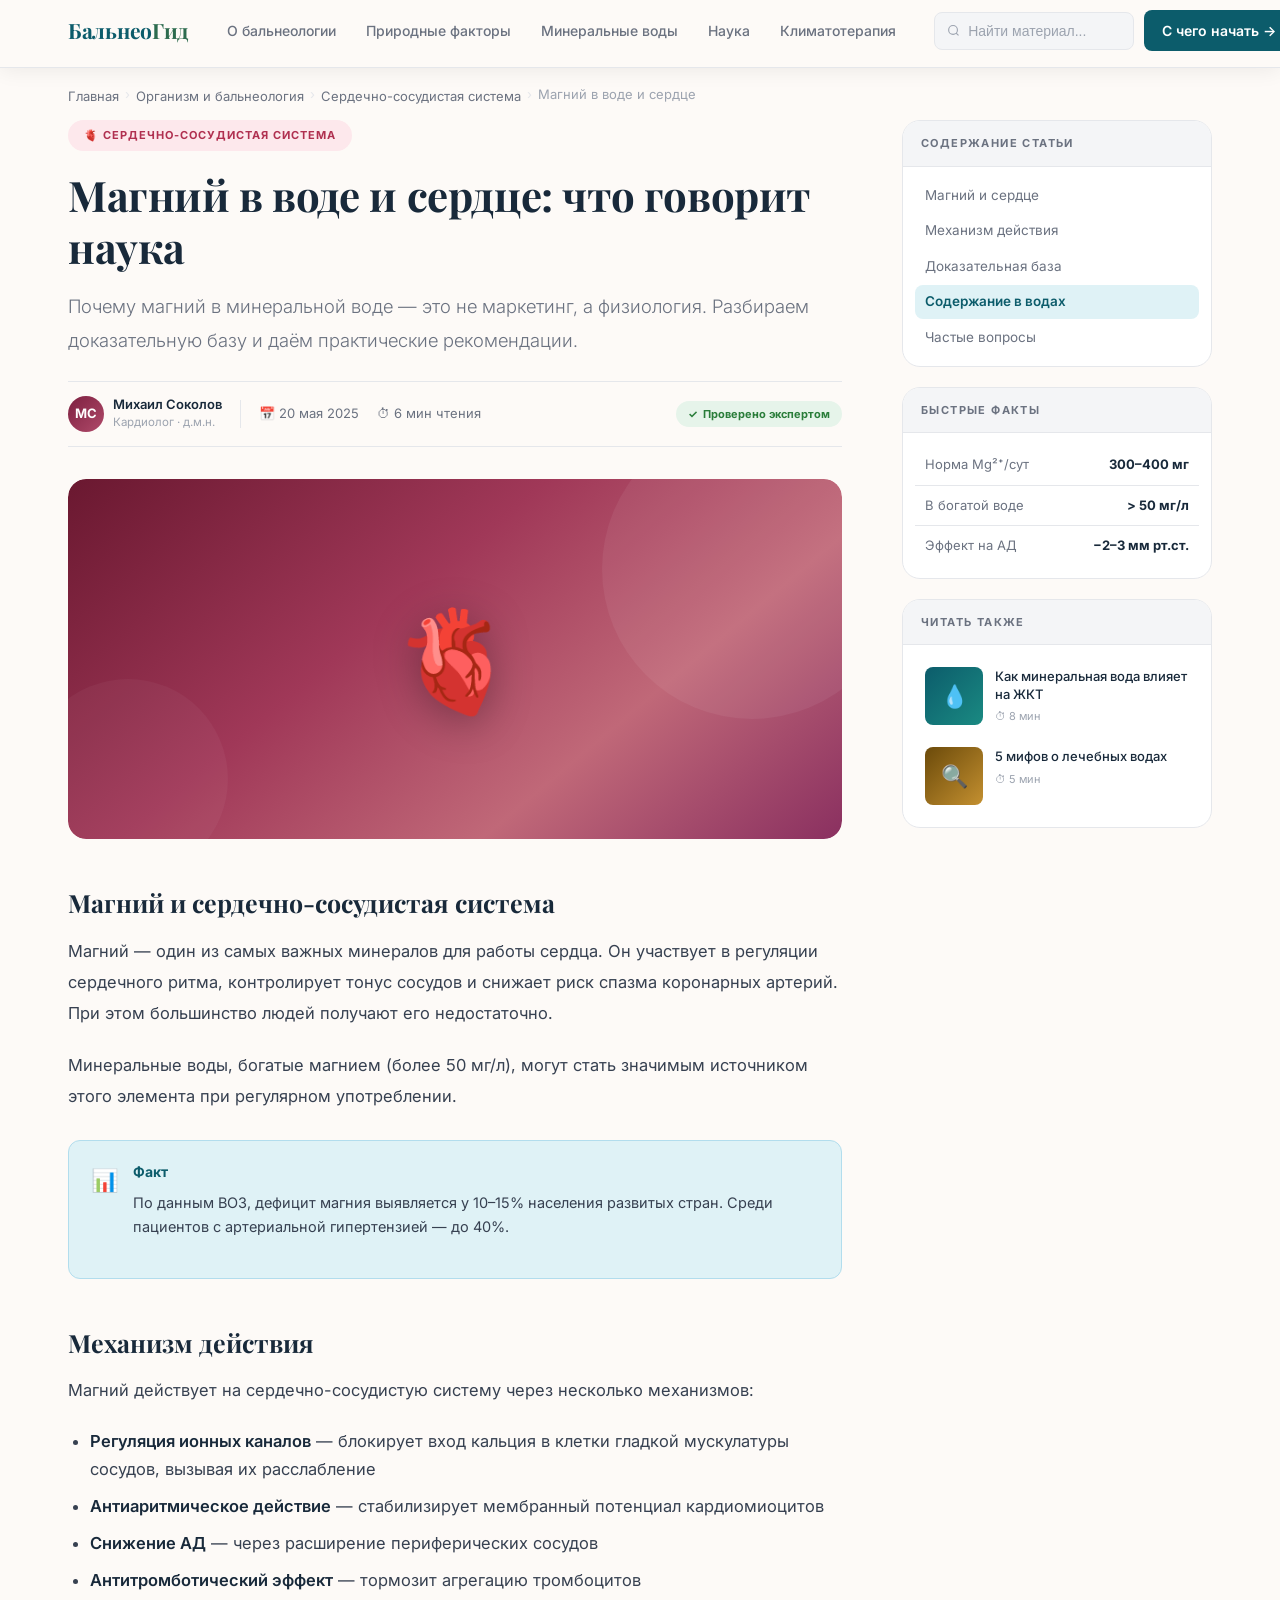
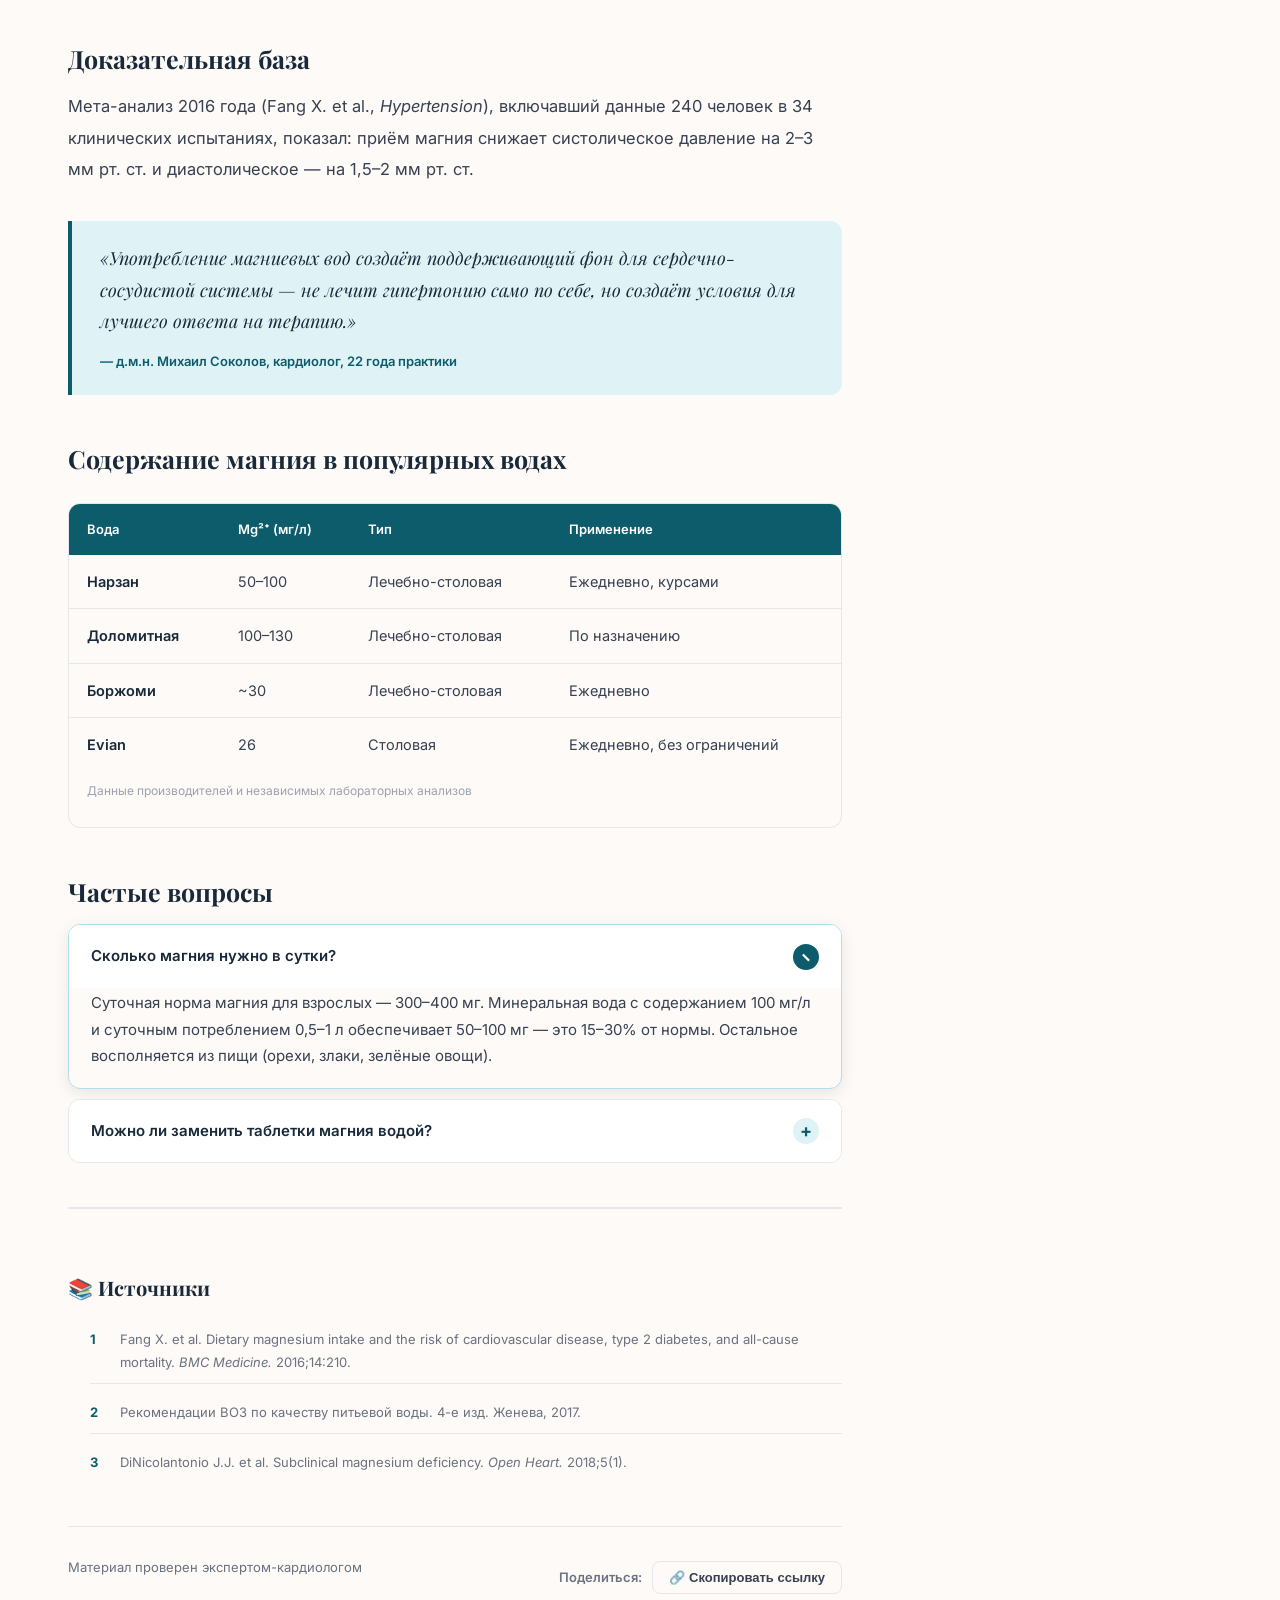
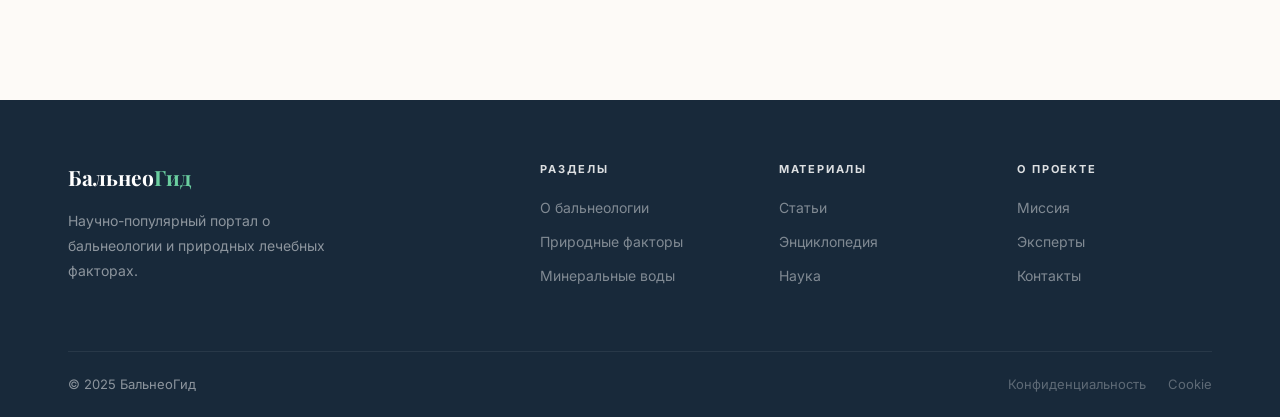
<file: article2.html>
<!DOCTYPE html>
<html lang="ru">
<head>
  <meta charset="UTF-8">
  <meta name="viewport" content="width=device-width, initial-scale=1.0">
  <meta name="description" content="Магний в минеральной воде и сердечно-сосудистая система — доказательная база и практические рекомендации.">
  <title>Магний в воде и сердце: что говорит наука — БальнеоГид</title>
  <link rel="preconnect" href="https://fonts.googleapis.com">
  <link rel="preconnect" href="https://fonts.gstatic.com" crossorigin>
  <link href="https://fonts.googleapis.com/css2?family=Playfair+Display:ital,wght@0,400;0,600;0,700;1,400&family=Inter:wght@300;400;500;600;700&display=swap" rel="stylesheet">
  <link rel="stylesheet" href="css/style.css">
  <link rel="stylesheet" href="css/article.css">
</head>
<body>

<div id="progress-bar"></div>

<header class="header is-solid">
  <div class="container">
    <div class="header__inner">
      <a href="index.html" class="logo">Бальнео<span class="logo__accent">Гид</span></a>
      <nav class="header__nav">
        <a href="#">О бальнеологии</a>
        <a href="#">Природные факторы</a>
        <a href="#">Минеральные воды</a>
        <a href="#">Наука</a>
        <a href="#">Климатотерапия</a>
      </nav>
      <div class="header__actions">
        <label class="search-box">
          <svg width="15" height="15" fill="none" stroke="#9CA3AF" stroke-width="2" viewBox="0 0 24 24"><circle cx="11" cy="11" r="8"/><path d="m21 21-4.35-4.35"/></svg>
          <input type="search" placeholder="Найти материал...">
        </label>
        <a href="index.html#start" class="btn-start">С чего начать →</a>
        <button class="nav-toggle" id="navToggle" aria-label="Открыть меню" aria-expanded="false">
          <span></span><span></span><span></span>
        </button>
      </div>
    </div>
  </div>
</header>
<div class="mobile-nav" id="mobileNav" aria-hidden="true">
  <a href="index.html">Главная</a>
  <a href="#">О бальнеологии</a>
  <a href="#">Природные факторы</a>
  <a href="#">Минеральные воды</a>
  <a href="#">Наука</a>
  <a href="index.html#start" class="mobile-nav__cta">С чего начать →</a>
</div>
<div class="mobile-overlay" id="mobileOverlay"></div>

<div class="container" style="padding-top: var(--header-h);">
  <nav class="breadcrumbs">
    <ol>
      <li><a href="index.html">Главная</a></li>
      <li class="sep">›</li>
      <li><a href="#">Организм и бальнеология</a></li>
      <li class="sep">›</li>
      <li><a href="#">Сердечно-сосудистая система</a></li>
      <li class="sep">›</li>
      <li class="current">Магний в воде и сердце</li>
    </ol>
  </nav>
</div>

<main class="container">
  <div class="article-layout">

    <article>
      <header>
        <a href="#" class="article__category" style="background:#FDE8EC;color:#B03050;">🫀 Сердечно-сосудистая система</a>
        <h1 class="article__h1">Магний в воде и сердце: что говорит наука</h1>
        <p class="article__lead">
          Почему магний в минеральной воде — это не маркетинг, а физиология. Разбираем доказательную базу и даём практические рекомендации.
        </p>
        <div class="article__meta-bar">
          <div class="author-chip">
            <div class="author-av" style="background:linear-gradient(135deg,#7D2040,#B04A6A)">МС</div>
            <div>
              <span class="author-name">Михаил Соколов</span>
              <span class="author-role">Кардиолог · д.м.н.</span>
            </div>
          </div>
          <div class="meta-divider"></div>
          <span>📅 20 мая 2025</span>
          <span>⏱ 6 мин чтения</span>
          <span class="badge-verified">Проверено экспертом</span>
        </div>
      </header>

      <!-- Cover gradient instead of image -->
      <div class="article__cover-wrap">
        <div style="width:100%;height:360px;background:linear-gradient(140deg,#6A1830 0%,#A03858 40%,#C06878 70%,#8A3060 100%);border-radius:18px;display:flex;align-items:center;justify-content:center;font-size:100px;position:relative;overflow:hidden;">
          <div style="position:absolute;width:300px;height:300px;border-radius:50%;background:rgba(255,255,255,0.06);top:-60px;right:-60px;"></div>
          <div style="position:absolute;width:200px;height:200px;border-radius:50%;background:rgba(255,255,255,0.04);bottom:-40px;left:-40px;"></div>
          <span style="position:relative;z-index:1;filter:drop-shadow(0 8px 20px rgba(0,0,0,0.3))">🫀</span>
        </div>
      </div>

      <div class="article__body">

        <h2 id="intro">Магний и сердечно-сосудистая система</h2>
        <p>Магний — один из самых важных минералов для работы сердца. Он участвует в регуляции сердечного ритма, контролирует тонус сосудов и снижает риск спазма коронарных артерий. При этом большинство людей получают его недостаточно.</p>
        <p>Минеральные воды, богатые магнием (более 50 мг/л), могут стать значимым источником этого элемента при регулярном употреблении.</p>

        <div class="infobox infobox--note">
          <span class="infobox__icon">📊</span>
          <div class="infobox__content">
            <div class="infobox__title">Факт</div>
            <p class="infobox__body">По данным ВОЗ, дефицит магния выявляется у 10–15% населения развитых стран. Среди пациентов с артериальной гипертензией — до 40%.</p>
          </div>
        </div>

        <h2 id="mechanism">Механизм действия</h2>
        <p>Магний действует на сердечно-сосудистую систему через несколько механизмов:</p>
        <ul>
          <li><strong>Регуляция ионных каналов</strong> — блокирует вход кальция в клетки гладкой мускулатуры сосудов, вызывая их расслабление</li>
          <li><strong>Антиаритмическое действие</strong> — стабилизирует мембранный потенциал кардиомиоцитов</li>
          <li><strong>Снижение АД</strong> — через расширение периферических сосудов</li>
          <li><strong>Антитромботический эффект</strong> — тормозит агрегацию тромбоцитов</li>
        </ul>

        <h2 id="evidence">Доказательная база</h2>
        <p>Мета-анализ 2016 года (Fang X. et al., <em>Hypertension</em>), включавший данные 240 человек в 34 клинических испытаниях, показал: приём магния снижает систолическое давление на 2–3 мм рт. ст. и диастолическое — на 1,5–2 мм рт. ст.</p>

        <blockquote>
          «Употребление магниевых вод создаёт поддерживающий фон для сердечно-сосудистой системы — не лечит гипертонию само по себе, но создаёт условия для лучшего ответа на терапию.»
          <cite>— д.м.н. Михаил Соколов, кардиолог, 22 года практики</cite>
        </blockquote>

        <h2 id="table">Содержание магния в популярных водах</h2>
        <div class="table-wrap">
          <table class="data-table">
            <thead>
              <tr>
                <th>Вода</th>
                <th>Mg²⁺ (мг/л)</th>
                <th>Тип</th>
                <th>Применение</th>
              </tr>
            </thead>
            <tbody>
              <tr><td><strong>Нарзан</strong></td><td>50–100</td><td>Лечебно-столовая</td><td>Ежедневно, курсами</td></tr>
              <tr><td><strong>Доломитная</strong></td><td>100–130</td><td>Лечебно-столовая</td><td>По назначению</td></tr>
              <tr><td><strong>Боржоми</strong></td><td>~30</td><td>Лечебно-столовая</td><td>Ежедневно</td></tr>
              <tr><td><strong>Evian</strong></td><td>26</td><td>Столовая</td><td>Ежедневно, без ограничений</td></tr>
            </tbody>
          </table>
          <p class="table-note">Данные производителей и независимых лабораторных анализов</p>
        </div>

        <div class="faq">
          <h2 class="faq__h" id="faq">Частые вопросы</h2>
          <details class="faq-item" open>
            <summary>Сколько магния нужно в сутки?<span class="faq-icon">−</span></summary>
            <div class="faq-answer">Суточная норма магния для взрослых — 300–400 мг. Минеральная вода с содержанием 100 мг/л и суточным потреблением 0,5–1 л обеспечивает 50–100 мг — это 15–30% от нормы. Остальное восполняется из пищи (орехи, злаки, зелёные овощи).</div>
          </details>
          <details class="faq-item">
            <summary>Можно ли заменить таблетки магния водой?<span class="faq-icon">+</span></summary>
            <div class="faq-answer">Нет. Магниевые воды — профилактика и поддерживающая терапия, но не замена препаратам магния при выраженном дефиците или нарушениях сердечного ритма. Решение об отмене препаратов — только с врачом.</div>
          </details>
        </div>

        <div class="sources">
          <h3 class="sources__h">📚 Источники</h3>
          <ol class="sources__list">
            <li class="sources__item"><span class="sources__n">1</span><span>Fang X. et al. Dietary magnesium intake and the risk of cardiovascular disease, type 2 diabetes, and all-cause mortality. <em>BMC Medicine.</em> 2016;14:210.</span></li>
            <li class="sources__item"><span class="sources__n">2</span><span>Рекомендации ВОЗ по качеству питьевой воды. 4-е изд. Женева, 2017.</span></li>
            <li class="sources__item"><span class="sources__n">3</span><span>DiNicolantonio J.J. et al. Subclinical magnesium deficiency. <em>Open Heart.</em> 2018;5(1).</span></li>
          </ol>
        </div>

        <div class="article__post-footer">
          <p style="font-size:13px;color:var(--clr-muted)">Материал проверен экспертом-кардиологом</p>
          <div class="share-row">
            Поделиться:
            <button class="share-btn">🔗 Скопировать ссылку</button>
          </div>
        </div>

      </div>
    </article>

    <aside class="sidebar">
      <div class="scard">
        <div class="scard__head">Содержание статьи</div>
        <nav class="scard__body">
          <ul class="toc__list">
            <li><a href="#intro">Магний и сердце</a></li>
            <li><a href="#mechanism">Механизм действия</a></li>
            <li><a href="#evidence">Доказательная база</a></li>
            <li><a href="#table">Содержание в водах</a></li>
            <li><a href="#faq">Частые вопросы</a></li>
          </ul>
        </nav>
      </div>
      <div class="scard">
        <div class="scard__head">Быстрые факты</div>
        <div class="scard__body">
          <ul class="facts-list">
            <li><span class="fact-label">Норма Mg²⁺/сут</span><span class="fact-value">300–400 мг</span></li>
            <li><span class="fact-label">В богатой воде</span><span class="fact-value">&gt; 50 мг/л</span></li>
            <li><span class="fact-label">Эффект на АД</span><span class="fact-value">−2–3 мм рт.ст.</span></li>
          </ul>
        </div>
      </div>
      <div class="scard">
        <div class="scard__head">Читать также</div>
        <div class="scard__body" style="display:flex;flex-direction:column;gap:2px">
          <a href="article.html" class="related-item">
            <div class="related-item__img" style="background:linear-gradient(135deg,#0C5C6B,#1A8A82);display:flex;align-items:center;justify-content:center;font-size:22px;">💧</div>
            <div><div class="related-item__title">Как минеральная вода влияет на ЖКТ</div><div class="related-item__meta">⏱ 8 мин</div></div>
          </a>
          <a href="article3.html" class="related-item">
            <div class="related-item__img" style="background:linear-gradient(135deg,#6B4A0A,#C49030);display:flex;align-items:center;justify-content:center;font-size:22px;">🔍</div>
            <div><div class="related-item__title">5 мифов о лечебных водах</div><div class="related-item__meta">⏱ 5 мин</div></div>
          </a>
        </div>
      </div>
    </aside>

  </div>
</main>

<footer class="footer">
  <div class="container">
    <div class="footer__grid">
      <div>
        <a href="index.html" class="footer__brand-logo">Бальнео<span>Гид</span></a>
        <p class="footer__desc">Научно-популярный портал о бальнеологии и природных лечебных факторах.</p>
      </div>
      <div class="footer__col"><h4>Разделы</h4><a href="#">О бальнеологии</a><a href="#">Природные факторы</a><a href="#">Минеральные воды</a></div>
      <div class="footer__col"><h4>Материалы</h4><a href="#">Статьи</a><a href="#">Энциклопедия</a><a href="#">Наука</a></div>
      <div class="footer__col"><h4>О проекте</h4><a href="#">Миссия</a><a href="#">Эксперты</a><a href="#">Контакты</a></div>
    </div>
    <div class="footer__bottom">
      <span>© 2025 БальнеоГид</span>
      <div class="footer__bottom-links"><a href="#">Конфиденциальность</a><a href="#">Cookie</a></div>
    </div>
  </div>
</footer>

<script src="js/app.js"></script>
<script src="js/article.js"></script>
</body>
</html>
</file>
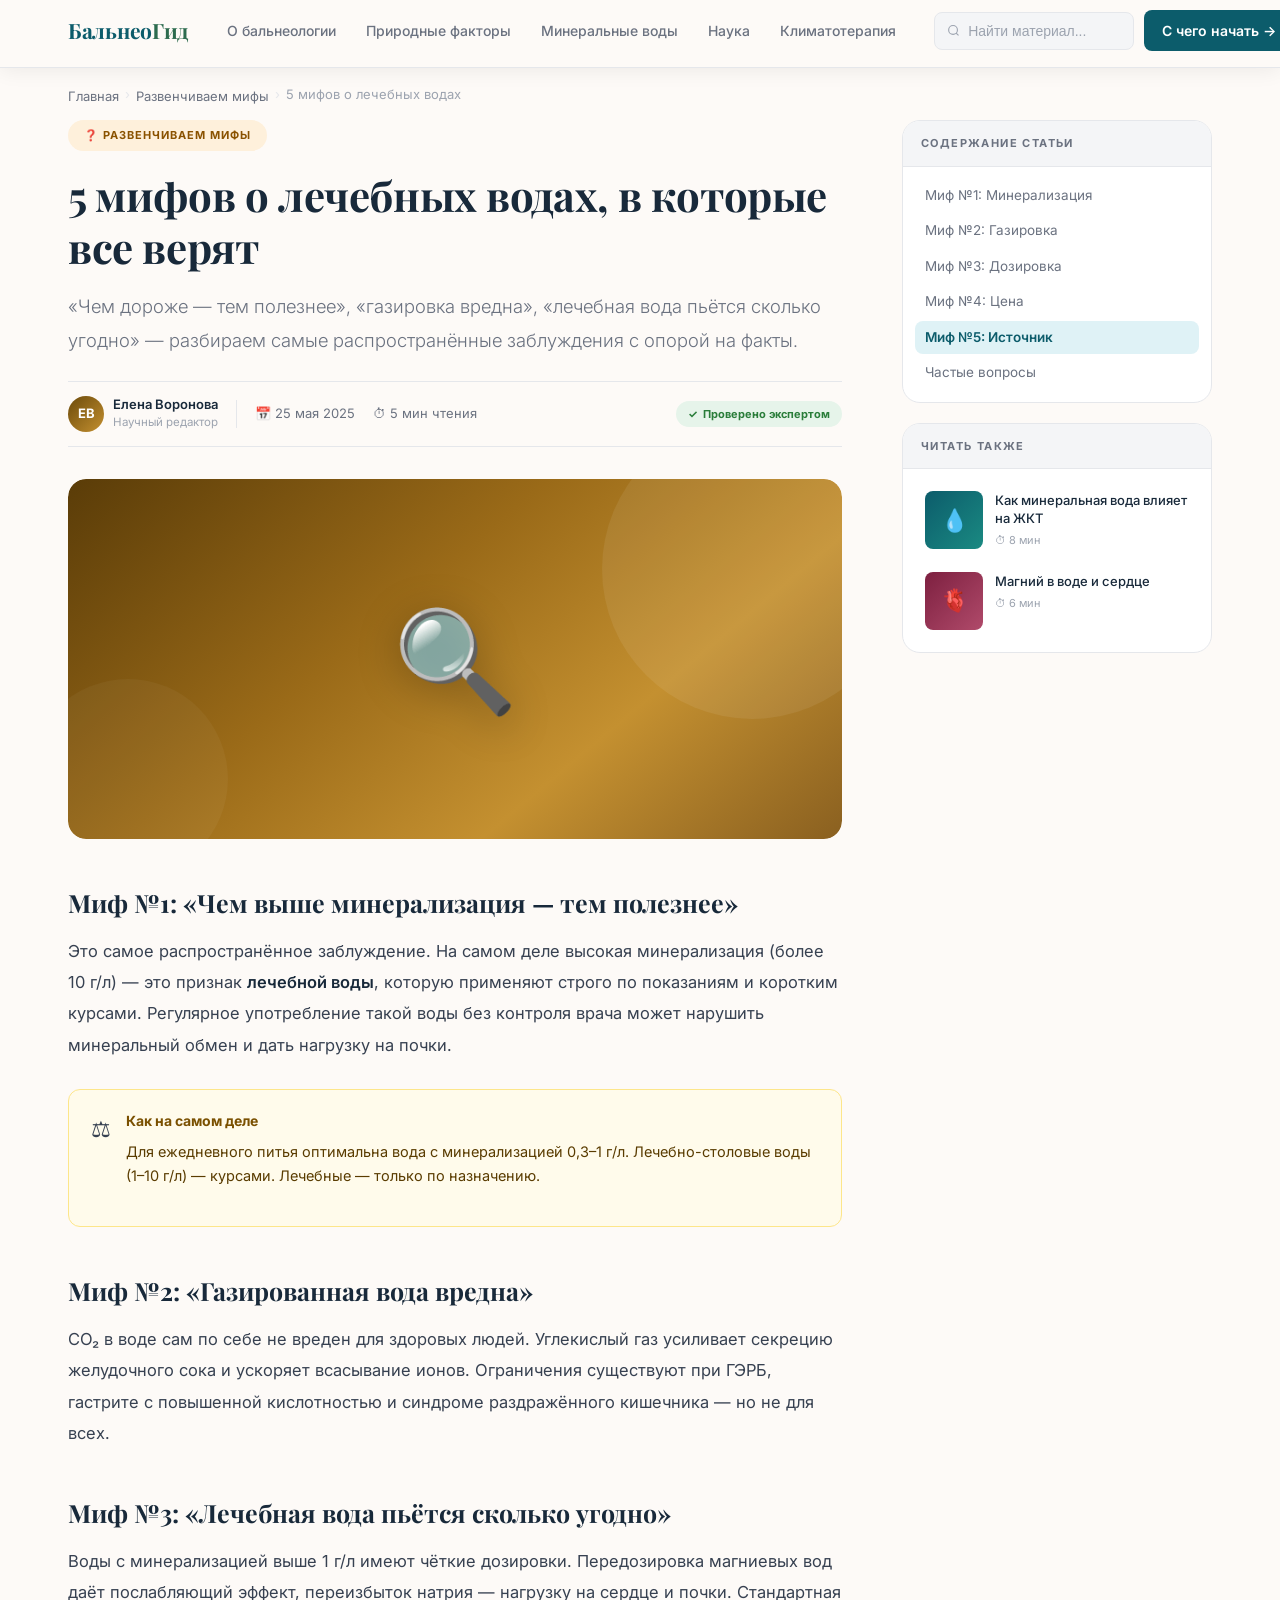
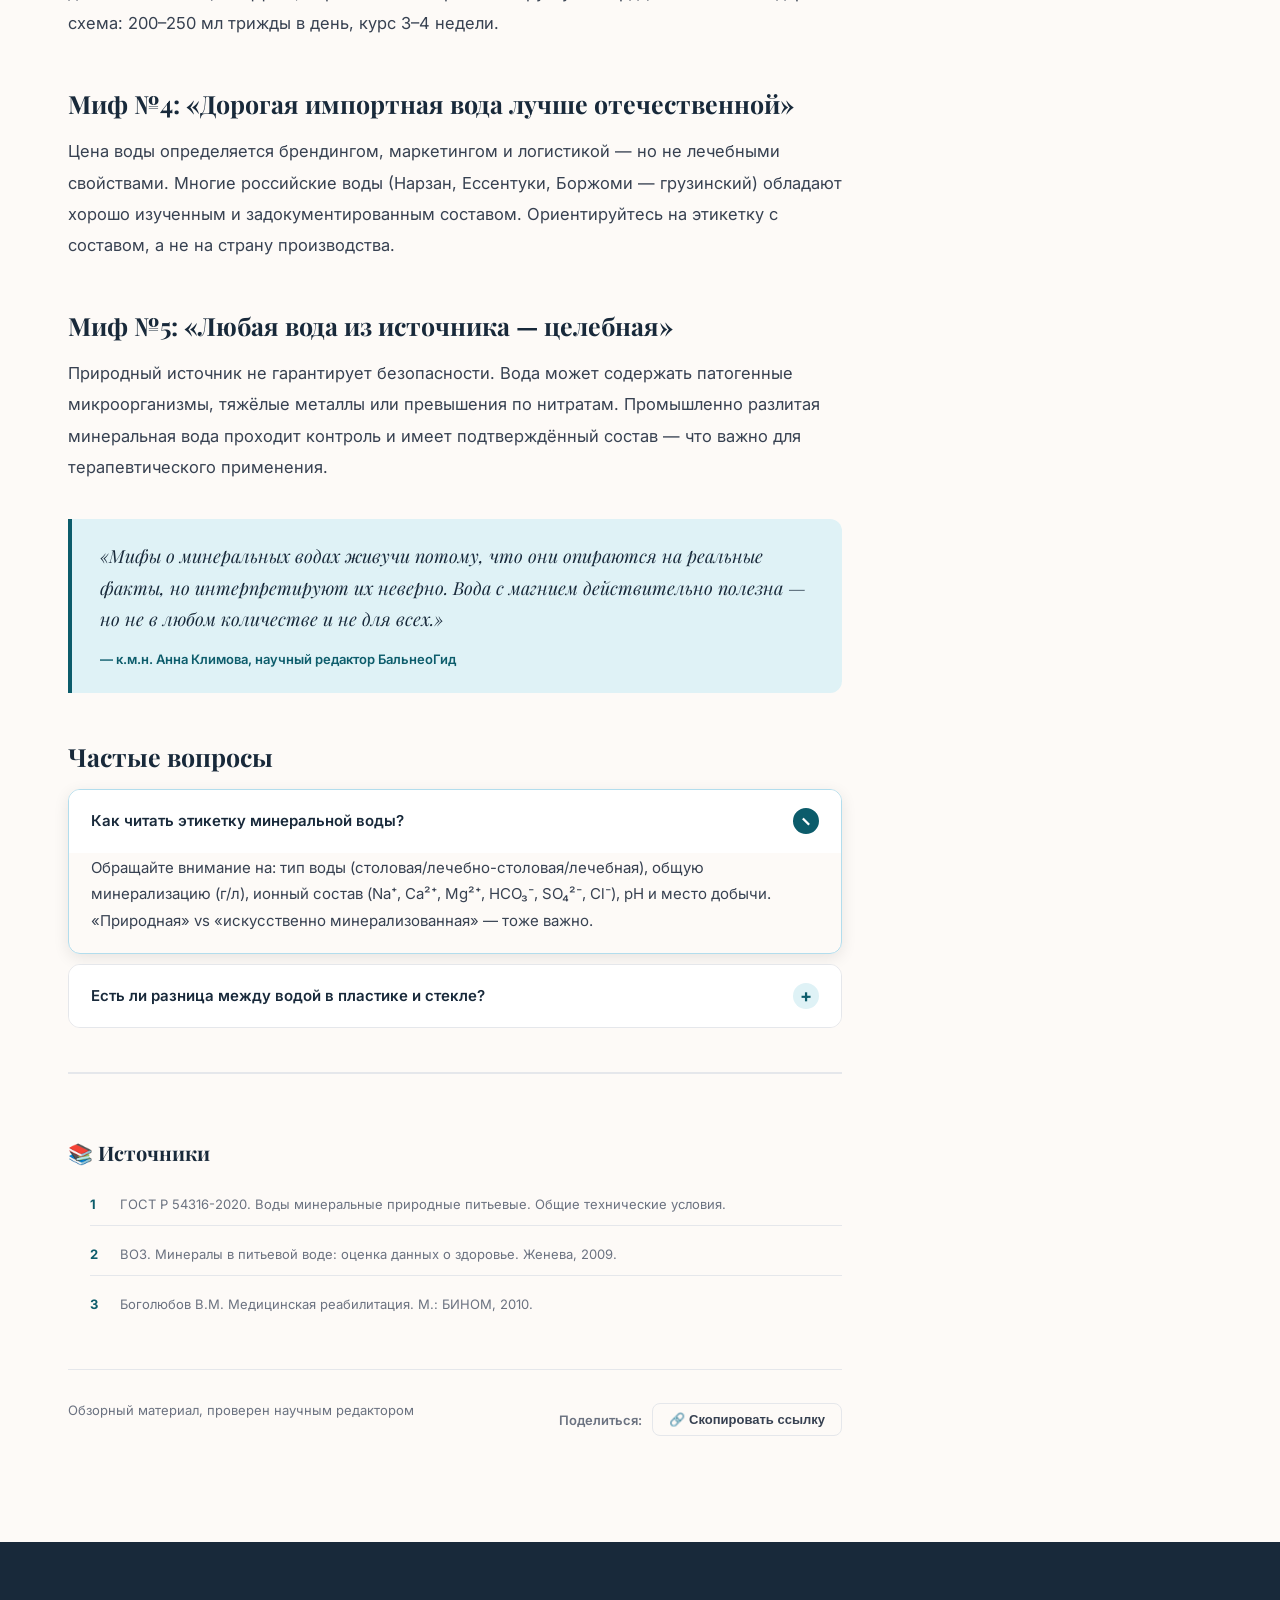
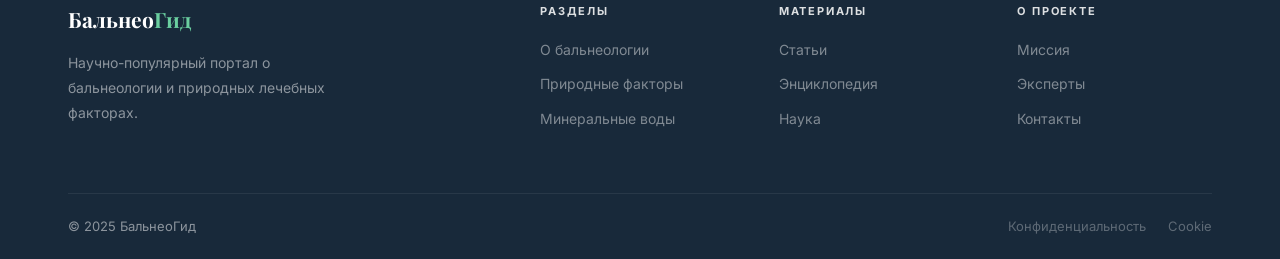
<file: article3.html>
<!DOCTYPE html>
<html lang="ru">
<head>
  <meta charset="UTF-8">
  <meta name="viewport" content="width=device-width, initial-scale=1.0">
  <meta name="description" content="5 популярных мифов о лечебных водах — разбираем с научной точки зрения.">
  <title>5 мифов о лечебных водах — БальнеоГид</title>
  <link rel="preconnect" href="https://fonts.googleapis.com">
  <link rel="preconnect" href="https://fonts.gstatic.com" crossorigin>
  <link href="https://fonts.googleapis.com/css2?family=Playfair+Display:ital,wght@0,400;0,600;0,700;1,400&family=Inter:wght@300;400;500;600;700&display=swap" rel="stylesheet">
  <link rel="stylesheet" href="css/style.css">
  <link rel="stylesheet" href="css/article.css">
</head>
<body>

<div id="progress-bar"></div>

<header class="header is-solid">
  <div class="container">
    <div class="header__inner">
      <a href="index.html" class="logo">Бальнео<span class="logo__accent">Гид</span></a>
      <nav class="header__nav">
        <a href="#">О бальнеологии</a>
        <a href="#">Природные факторы</a>
        <a href="#">Минеральные воды</a>
        <a href="#">Наука</a>
        <a href="#">Климатотерапия</a>
      </nav>
      <div class="header__actions">
        <label class="search-box">
          <svg width="15" height="15" fill="none" stroke="#9CA3AF" stroke-width="2" viewBox="0 0 24 24"><circle cx="11" cy="11" r="8"/><path d="m21 21-4.35-4.35"/></svg>
          <input type="search" placeholder="Найти материал...">
        </label>
        <a href="index.html#start" class="btn-start">С чего начать →</a>
        <button class="nav-toggle" id="navToggle" aria-label="Открыть меню" aria-expanded="false">
          <span></span><span></span><span></span>
        </button>
      </div>
    </div>
  </div>
</header>
<div class="mobile-nav" id="mobileNav" aria-hidden="true">
  <a href="index.html">Главная</a>
  <a href="#">О бальнеологии</a>
  <a href="#">Природные факторы</a>
  <a href="#">Минеральные воды</a>
  <a href="#">Наука</a>
  <a href="index.html#start" class="mobile-nav__cta">С чего начать →</a>
</div>
<div class="mobile-overlay" id="mobileOverlay"></div>

<div class="container" style="padding-top: var(--header-h);">
  <nav class="breadcrumbs">
    <ol>
      <li><a href="index.html">Главная</a></li>
      <li class="sep">›</li>
      <li><a href="#">Развенчиваем мифы</a></li>
      <li class="sep">›</li>
      <li class="current">5 мифов о лечебных водах</li>
    </ol>
  </nav>
</div>

<main class="container">
  <div class="article-layout">

    <article>
      <header>
        <a href="#" class="article__category" style="background:#FEF0DB;color:#8A5200;">❓ Развенчиваем мифы</a>
        <h1 class="article__h1">5 мифов о лечебных водах, в которые все верят</h1>
        <p class="article__lead">
          «Чем дороже — тем полезнее», «газировка вредна», «лечебная вода пьётся сколько угодно» — разбираем самые распространённые заблуждения с опорой на факты.
        </p>
        <div class="article__meta-bar">
          <div class="author-chip">
            <div class="author-av" style="background:linear-gradient(135deg,#6B4A0A,#C49030)">ЕВ</div>
            <div>
              <span class="author-name">Елена Воронова</span>
              <span class="author-role">Научный редактор</span>
            </div>
          </div>
          <div class="meta-divider"></div>
          <span>📅 25 мая 2025</span>
          <span>⏱ 5 мин чтения</span>
          <span class="badge-verified">Проверено экспертом</span>
        </div>
      </header>

      <div class="article__cover-wrap">
        <div style="width:100%;height:360px;background:linear-gradient(140deg,#5A3C08 0%,#9A6A18 40%,#C49030 70%,#8A6020 100%);border-radius:18px;display:flex;align-items:center;justify-content:center;font-size:100px;position:relative;overflow:hidden;">
          <div style="position:absolute;width:300px;height:300px;border-radius:50%;background:rgba(255,255,255,0.07);top:-60px;right:-60px;"></div>
          <div style="position:absolute;width:200px;height:200px;border-radius:50%;background:rgba(255,255,255,0.04);bottom:-40px;left:-40px;"></div>
          <span style="position:relative;z-index:1;filter:drop-shadow(0 8px 20px rgba(0,0,0,0.3))">🔍</span>
        </div>
      </div>

      <div class="article__body">

        <h2 id="myth1">Миф №1: «Чем выше минерализация — тем полезнее»</h2>
        <p>Это самое распространённое заблуждение. На самом деле высокая минерализация (более 10 г/л) — это признак <strong>лечебной воды</strong>, которую применяют строго по показаниям и коротким курсами. Регулярное употребление такой воды без контроля врача может нарушить минеральный обмен и дать нагрузку на почки.</p>

        <div class="infobox">
          <span class="infobox__icon">⚖️</span>
          <div class="infobox__content">
            <div class="infobox__title">Как на самом деле</div>
            <p class="infobox__body">Для ежедневного питья оптимальна вода с минерализацией 0,3–1 г/л. Лечебно-столовые воды (1–10 г/л) — курсами. Лечебные — только по назначению.</p>
          </div>
        </div>

        <h2 id="myth2">Миф №2: «Газированная вода вредна»</h2>
        <p>CO₂ в воде сам по себе не вреден для здоровых людей. Углекислый газ усиливает секрецию желудочного сока и ускоряет всасывание ионов. Ограничения существуют при ГЭРБ, гастрите с повышенной кислотностью и синдроме раздражённого кишечника — но не для всех.</p>

        <h2 id="myth3">Миф №3: «Лечебная вода пьётся сколько угодно»</h2>
        <p>Воды с минерализацией выше 1 г/л имеют чёткие дозировки. Передозировка магниевых вод даёт послабляющий эффект, переизбыток натрия — нагрузку на сердце и почки. Стандартная схема: 200–250 мл трижды в день, курс 3–4 недели.</p>

        <h2 id="myth4">Миф №4: «Дорогая импортная вода лучше отечественной»</h2>
        <p>Цена воды определяется брендингом, маркетингом и логистикой — но не лечебными свойствами. Многие российские воды (Нарзан, Ессентуки, Боржоми — грузинский) обладают хорошо изученным и задокументированным составом. Ориентируйтесь на этикетку с составом, а не на страну производства.</p>

        <h2 id="myth5">Миф №5: «Любая вода из источника — целебная»</h2>
        <p>Природный источник не гарантирует безопасности. Вода может содержать патогенные микроорганизмы, тяжёлые металлы или превышения по нитратам. Промышленно разлитая минеральная вода проходит контроль и имеет подтверждённый состав — что важно для терапевтического применения.</p>

        <blockquote>
          «Мифы о минеральных водах живучи потому, что они опираются на реальные факты, но интерпретируют их неверно. Вода с магнием действительно полезна — но не в любом количестве и не для всех.»
          <cite>— к.м.н. Анна Климова, научный редактор БальнеоГид</cite>
        </blockquote>

        <div class="faq">
          <h2 class="faq__h" id="faq">Частые вопросы</h2>
          <details class="faq-item" open>
            <summary>Как читать этикетку минеральной воды?<span class="faq-icon">−</span></summary>
            <div class="faq-answer">Обращайте внимание на: тип воды (столовая/лечебно-столовая/лечебная), общую минерализацию (г/л), ионный состав (Na⁺, Ca²⁺, Mg²⁺, HCO₃⁻, SO₄²⁻, Cl⁻), pH и место добычи. «Природная» vs «искусственно минерализованная» — тоже важно.</div>
          </details>
          <details class="faq-item">
            <summary>Есть ли разница между водой в пластике и стекле?<span class="faq-icon">+</span></summary>
            <div class="faq-answer">Да, особенно при длительном хранении. Пластик (ПЭТ) при нагреве или длительном хранении может выделять ацетальдегид и другие соединения. Для лечебных вод при длительных курсах стеклянная тара предпочтительнее.</div>
          </details>
        </div>

        <div class="sources">
          <h3 class="sources__h">📚 Источники</h3>
          <ol class="sources__list">
            <li class="sources__item"><span class="sources__n">1</span><span>ГОСТ Р 54316-2020. Воды минеральные природные питьевые. Общие технические условия.</span></li>
            <li class="sources__item"><span class="sources__n">2</span><span>ВОЗ. Минералы в питьевой воде: оценка данных о здоровье. Женева, 2009.</span></li>
            <li class="sources__item"><span class="sources__n">3</span><span>Боголюбов В.М. Медицинская реабилитация. М.: БИНОМ, 2010.</span></li>
          </ol>
        </div>

        <div class="article__post-footer">
          <p style="font-size:13px;color:var(--clr-muted)">Обзорный материал, проверен научным редактором</p>
          <div class="share-row">Поделиться: <button class="share-btn">🔗 Скопировать ссылку</button></div>
        </div>

      </div>
    </article>

    <aside class="sidebar">
      <div class="scard">
        <div class="scard__head">Содержание статьи</div>
        <nav class="scard__body">
          <ul class="toc__list">
            <li><a href="#myth1">Миф №1: Минерализация</a></li>
            <li><a href="#myth2">Миф №2: Газировка</a></li>
            <li><a href="#myth3">Миф №3: Дозировка</a></li>
            <li><a href="#myth4">Миф №4: Цена</a></li>
            <li><a href="#myth5">Миф №5: Источник</a></li>
            <li><a href="#faq">Частые вопросы</a></li>
          </ul>
        </nav>
      </div>
      <div class="scard">
        <div class="scard__head">Читать также</div>
        <div class="scard__body" style="display:flex;flex-direction:column;gap:2px">
          <a href="article.html" class="related-item">
            <div class="related-item__img" style="background:linear-gradient(135deg,#0C5C6B,#1A8A82);display:flex;align-items:center;justify-content:center;font-size:22px;">💧</div>
            <div><div class="related-item__title">Как минеральная вода влияет на ЖКТ</div><div class="related-item__meta">⏱ 8 мин</div></div>
          </a>
          <a href="article2.html" class="related-item">
            <div class="related-item__img" style="background:linear-gradient(135deg,#7D2040,#B04A6A);display:flex;align-items:center;justify-content:center;font-size:22px;">🫀</div>
            <div><div class="related-item__title">Магний в воде и сердце</div><div class="related-item__meta">⏱ 6 мин</div></div>
          </a>
        </div>
      </div>
    </aside>

  </div>
</main>

<footer class="footer">
  <div class="container">
    <div class="footer__grid">
      <div>
        <a href="index.html" class="footer__brand-logo">Бальнео<span>Гид</span></a>
        <p class="footer__desc">Научно-популярный портал о бальнеологии и природных лечебных факторах.</p>
      </div>
      <div class="footer__col"><h4>Разделы</h4><a href="#">О бальнеологии</a><a href="#">Природные факторы</a><a href="#">Минеральные воды</a></div>
      <div class="footer__col"><h4>Материалы</h4><a href="#">Статьи</a><a href="#">Энциклопедия</a><a href="#">Наука</a></div>
      <div class="footer__col"><h4>О проекте</h4><a href="#">Миссия</a><a href="#">Эксперты</a><a href="#">Контакты</a></div>
    </div>
    <div class="footer__bottom">
      <span>© 2025 БальнеоГид</span>
      <div class="footer__bottom-links"><a href="#">Конфиденциальность</a><a href="#">Cookie</a></div>
    </div>
  </div>
</footer>

<script src="js/app.js"></script>
<script src="js/article.js"></script>
</body>
</html>
</file>
<file: css/style.css>
/* ================================================
   BALNEOGID — Design System & Shared Styles
   ================================================ */

/* Fonts loaded via <link> in HTML for reliability */

/* ---- Variables ---- */
:root {
  --clr-primary:       #0C5C6B;
  --clr-primary-hover: #094F5C;
  --clr-primary-light: #DFF2F6;
  --clr-primary-soft:  #B2DDED;
  --clr-green:         #2C6B4E;
  --clr-green-light:   #E0F0E8;
  --clr-gold:          #C47B1C;
  --clr-gold-light:    #FBF0DE;
  --clr-bg:            #FDFAF7;
  --clr-bg-2:          #F4F5F7;
  --clr-white:         #FFFFFF;
  --clr-dark:          #18293A;
  --clr-text:          #374151;
  --clr-muted:         #6B7280;
  --clr-light:         #9CA3AF;
  --clr-border:        #E5E7EB;
  --ff-serif:          'Playfair Display', Georgia, serif;
  --ff-sans:           'Inter', system-ui, sans-serif;
  --max-w:             1200px;
  --header-h:          68px;
  --r-sm:  8px;
  --r-md:  12px;
  --r-lg:  18px;
  --r-xl:  28px;
  --sh-sm:      0 1px 4px rgba(0,0,0,0.07);
  --sh-md:      0 4px 16px rgba(0,0,0,0.09);
  --sh-lg:      0 12px 36px rgba(0,0,0,0.11);
  --sh-primary: 0 8px 28px rgba(12,92,107,0.22);
  --ease:  cubic-bezier(0.4, 0, 0.2, 1);
}

/* ---- Reset ---- */
*, *::before, *::after { margin: 0; padding: 0; box-sizing: border-box; }
html { scroll-behavior: smooth; -webkit-font-smoothing: antialiased; text-rendering: optimizeLegibility; background: #061E28; }
body { font-family: var(--ff-sans); font-size: 16px; line-height: 1.65; color: var(--clr-text); background: var(--clr-bg); }
img { display: block; max-width: 100%; }
a { color: inherit; text-decoration: none; }
button { border: none; cursor: pointer; background: none; }

/* ---- Utilities ---- */
.container { max-width: var(--max-w); margin: 0 auto; padding: 0 28px; }

/* Scroll reveal */
.reveal { opacity: 0; transform: translateY(22px); transition: opacity 0.65s var(--ease), transform 0.65s var(--ease); }
.reveal.visible { opacity: 1; transform: none; }
.reveal-d1 { transition-delay: 0.08s; }
.reveal-d2 { transition-delay: 0.16s; }
.reveal-d3 { transition-delay: 0.24s; }
.reveal-d4 { transition-delay: 0.32s; }
.reveal-d5 { transition-delay: 0.40s; }

/* ================================================
   HEADER
   ================================================ */

.header {
  position: fixed; top: 0; left: 0; right: 0;
  z-index: 200;
  height: var(--header-h);
  background: transparent;
  border-bottom: 1px solid transparent;
  transition: background 0.4s ease, border-color 0.4s ease, box-shadow 0.4s ease;
}

/* Solid state — after scrolling or on non-hero pages */
.header.is-solid {
  background: rgba(253,250,247,0.97);
  backdrop-filter: blur(16px);
  -webkit-backdrop-filter: blur(16px);
  border-bottom: 1px solid var(--clr-border);
  box-shadow: 0 2px 20px rgba(0,0,0,0.07);
}

/* Logo & nav — transparent mode (over hero) */
.header:not(.is-solid) .logo         { color: white; }
.header:not(.is-solid) .logo__accent { color: rgba(255,255,255,0.72); }
.header:not(.is-solid) .header__nav a {
  color: rgba(255,255,255,0.82);
}
.header:not(.is-solid) .header__nav a:hover {
  background: rgba(255,255,255,0.1);
  color: white;
}
.header:not(.is-solid) .search-box {
  background: rgba(255,255,255,0.1);
  border-color: rgba(255,255,255,0.22);
}
.header:not(.is-solid) .search-box input {
  color: rgba(255,255,255,0.9);
}
.header:not(.is-solid) .search-box input::placeholder {
  color: rgba(255,255,255,0.42);
}
.header:not(.is-solid) .search-box svg { stroke: rgba(255,255,255,0.5); }
.header:not(.is-solid) .btn-start {
  background: rgba(255,255,255,0.14);
  border: 1.5px solid rgba(255,255,255,0.32);
  color: white;
  box-shadow: none;
}
.header:not(.is-solid) .btn-start:hover {
  background: rgba(255,255,255,0.24);
  box-shadow: none;
}

.header__inner {
  display: flex; align-items: center;
  height: 100%; gap: 24px;
  margin-top: 10px;
}

.logo {
  font-family: var(--ff-serif);
  font-size: 21px; font-weight: 700;
  color: var(--clr-primary);
  flex-shrink: 0; letter-spacing: -0.3px;
}
.logo__accent { color: var(--clr-green); }

.header__nav { display: flex; gap: 2px; }
.header__nav a {
  font-size: 14px; font-weight: 500;
  color: var(--clr-muted);
  padding: 7px 14px; border-radius: var(--r-sm);
  transition: color 0.2s, background 0.2s;
  white-space: nowrap;
}
.header__nav a:hover { color: var(--clr-primary); background: var(--clr-primary-light); }

.header__actions { display: flex; align-items: center; gap: 10px; margin-left: auto; }

.search-box {
  display: flex; align-items: center; gap: 8px;
  background: var(--clr-bg-2); border: 1px solid var(--clr-border);
  border-radius: var(--r-sm); padding: 0 12px;
  height: 38px; min-width: 200px;
  transition: border-color 0.2s, box-shadow 0.2s;
}
.search-box:focus-within { border-color: var(--clr-primary); box-shadow: 0 0 0 3px rgba(12,92,107,0.1); }
.search-box input { border: none; background: transparent; outline: none; font-size: 14px; color: var(--clr-text); width: 100%; }
.search-box input::placeholder { color: var(--clr-light); }

.btn-start {
  display: inline-flex; align-items: center; gap: 6px;
  background: var(--clr-primary); color: white;
  font-size: 14px; font-weight: 600;
  padding: 9px 18px; border-radius: var(--r-sm);
  white-space: nowrap;
  transition: background 0.2s, transform 0.2s, box-shadow 0.2s;
}
.btn-start:hover { background: var(--clr-primary-hover); transform: translateY(-1px); box-shadow: var(--sh-primary); }

/* ================================================
   HERO
   ================================================ */
.hero {
  position: relative;
  background: linear-gradient(155deg, #061E28 0%, #0A3E50 25%, #0C5C6B 55%, #0F6E60 80%, #1A7A5A 100%);
  overflow: hidden;
  padding: calc(var(--header-h) + 72px) 0 0;
  min-height: 640px;
}

.hero__orb {
  position: absolute; border-radius: 50%;
  background: radial-gradient(circle, rgba(255,255,255,0.06), transparent 70%);
  animation: orb-float ease-in-out infinite;
}
.hero__orb--1 { width: 500px; height: 500px; top: -120px; right: -100px; animation-duration: 10s; }
.hero__orb--2 { width: 300px; height: 300px; bottom: 60px; left: -80px; animation-duration: 8s; animation-delay: -4s; }
.hero__orb--3 { width: 200px; height: 200px; top: 30%; right: 15%; animation-duration: 12s; animation-delay: -7s; }

@keyframes orb-float {
  0%, 100% { transform: translateY(0) scale(1); }
  50% { transform: translateY(-18px) scale(1.05); }
}

/* water ripple rings */
.hero__ripple {
  position: absolute;
  border-radius: 50%;
  border: 1px solid rgba(255,255,255,0.07);
  animation: ripple linear infinite;
}
.hero__ripple--1 { width: 280px; height: 280px; top: 50%; left: 50%; margin: -140px 0 0 -140px; animation-duration: 6s; }
.hero__ripple--2 { width: 480px; height: 480px; top: 50%; left: 50%; margin: -240px 0 0 -240px; animation-duration: 6s; animation-delay: -2s; }
.hero__ripple--3 { width: 680px; height: 680px; top: 50%; left: 50%; margin: -340px 0 0 -340px; animation-duration: 6s; animation-delay: -4s; }
@keyframes ripple {
  0% { opacity: 0; transform: scale(0.8); }
  30% { opacity: 1; }
  100% { opacity: 0; transform: scale(1.15); }
}

.hero__content {
  position: relative; z-index: 1;
  text-align: center; color: white;
  max-width: 800px; margin: 0 auto;
  padding: 0 24px 80px;
}

.hero__badge {
  display: inline-flex; align-items: center; gap: 8px;
  border: 1px solid rgba(255,255,255,0.18);
  background: rgba(255,255,255,0.07);
  color: rgba(255,255,255,0.8);
  font-size: 11px; font-weight: 700; letter-spacing: 2.5px; text-transform: uppercase;
  padding: 6px 18px; border-radius: 50px; margin-bottom: 32px;
}
.hero__badge-dot { width: 6px; height: 6px; border-radius: 50%; background: #5CE0A8; animation: pulse 2s ease-in-out infinite; }
@keyframes pulse { 0%,100%{opacity:1;transform:scale(1)} 50%{opacity:.5;transform:scale(.8)} }

.hero__h1 {
  font-family: var(--ff-serif);
  font-size: clamp(34px, 5.5vw, 60px);
  font-weight: 700; line-height: 1.18;
  letter-spacing: -0.5px; margin-bottom: 20px;
}
.hero__h1 em { font-style: italic; color: rgba(255,255,255,0.65); }

.hero__sub {
  font-size: clamp(15px, 2.5vw, 18.5px); font-weight: 300;
  opacity: 0.75; line-height: 1.85;
  max-width: 580px; margin: 0 auto 40px;
}

.hero__ctas { display: flex; gap: 12px; justify-content: center; flex-wrap: wrap; margin-bottom: 56px; }

.btn-hero-primary {
  display: inline-flex; align-items: center; gap: 9px;
  background: white; color: var(--clr-primary);
  font-size: 15px; font-weight: 700;
  padding: 15px 34px; border-radius: var(--r-md);
  box-shadow: 0 8px 28px rgba(0,0,0,0.22);
  transition: transform 0.2s, box-shadow 0.2s;
}
.btn-hero-primary:hover { transform: translateY(-3px); box-shadow: 0 16px 40px rgba(0,0,0,0.28); }
.btn-hero-primary svg { transition: transform 0.2s; }
.btn-hero-primary:hover svg { transform: translateX(3px); }

.btn-hero-ghost {
  display: inline-flex; align-items: center; gap: 8px;
  background: transparent; color: rgba(255,255,255,0.82);
  font-size: 15px; font-weight: 500;
  padding: 15px 30px; border-radius: var(--r-md);
  border: 1.5px solid rgba(255,255,255,0.25);
  transition: all 0.2s;
}
.btn-hero-ghost:hover { border-color: rgba(255,255,255,0.65); background: rgba(255,255,255,0.08); color: white; }

.hero__stats {
  display: inline-flex; gap: 0;
  background: rgba(0,0,0,0.25);
  backdrop-filter: blur(12px);
  border-radius: var(--r-xl);
  padding: 6px;
  border: 1px solid rgba(255,255,255,0.1);
}
.hero__stat { flex: 1; text-align: center; padding: 14px 28px; min-width: 120px; }
.hero__stat + .hero__stat { border-left: 1px solid rgba(255,255,255,0.1); }
.hero__stat-num { font-size: 32px; font-weight: 700; color: white; line-height: 1; display: block; font-family: var(--ff-serif); }
.hero__stat-label { font-size: 12px; color: rgba(255,255,255,0.5); margin-top: 5px; display: block; }

.hero__wave { position: relative; line-height: 0; margin-top: -1px; }
.hero__wave svg { width: 100%; height: 70px; display: block; }

/* ================================================
   SECTIONS
   ================================================ */
.section { padding: 76px 0; }
.section--alt { background: var(--clr-bg-2); }

.section__hdr {
  display: flex; align-items: flex-end;
  justify-content: space-between;
  margin-bottom: 38px; gap: 16px;
}
.section__title {
  font-family: var(--ff-serif);
  font-size: clamp(21px, 3vw, 27px); font-weight: 700;
  color: var(--clr-dark); line-height: 1.25;
}
.section__sub { font-size: 14px; color: var(--clr-muted); margin-top: 5px; }
.link-all {
  display: inline-flex; align-items: center; gap: 5px;
  font-size: 14px; color: var(--clr-primary); font-weight: 600;
  flex-shrink: 0; white-space: nowrap;
  transition: gap 0.2s;
}
.link-all:hover { gap: 10px; }

/* ================================================
   TOPIC CARDS
   ================================================ */
.topics__grid {
  display: grid;
  grid-template-columns: repeat(6, 1fr);
  gap: 14px;
}

.topic-card {
  display: flex; flex-direction: column; gap: 11px;
  background: var(--clr-white);
  border: 1.5px solid var(--clr-border);
  border-radius: var(--r-lg); padding: 22px 18px 20px;
  transition: transform 0.25s var(--ease), box-shadow 0.25s var(--ease), border-color 0.25s;
}
.topic-card:hover { transform: translateY(-5px); box-shadow: var(--sh-primary); border-color: var(--clr-primary-soft); }
.topic-card__icon { width: 50px; height: 50px; border-radius: 13px; display: flex; align-items: center; justify-content: center; font-size: 24px; }
.topic-card__name { font-size: 14px; font-weight: 600; color: var(--clr-dark); line-height: 1.35; }
.topic-card__desc { font-size: 12.5px; color: var(--clr-muted); line-height: 1.55; }
.topic-card__count { font-size: 11.5px; font-weight: 600; color: var(--clr-primary); margin-top: auto; padding-top: 8px; border-top: 1px solid var(--clr-border); }

/* ================================================
   ARTICLE CARDS
   ================================================ */
.articles__grid {
  display: grid;
  grid-template-columns: 1.55fr 1fr 1fr;
  gap: 20px;
  align-items: stretch;
}

.art-card {
  display: flex; flex-direction: column;
  background: var(--clr-white);
  border: 1.5px solid var(--clr-border);
  border-radius: var(--r-lg); overflow: hidden;
  transition: transform 0.25s var(--ease), box-shadow 0.25s var(--ease);
}
.art-card:hover { transform: translateY(-5px); box-shadow: var(--sh-lg); }

/* Gradient cover — replaces unreliable external images */
.art-card__cover {
  width: 100%; height: 200px;
  display: flex; align-items: center; justify-content: center;
  position: relative; overflow: hidden;
  flex-shrink: 0;
}
.art-card:first-child .art-card__cover { height: 240px; }
.art-card__cover::before {
  content: ''; position: absolute;
  width: 200px; height: 200px; border-radius: 50%;
  background: rgba(255,255,255,0.08);
  top: -50px; right: -40px;
}
.art-card__cover::after {
  content: ''; position: absolute;
  width: 130px; height: 130px; border-radius: 50%;
  background: rgba(255,255,255,0.06);
  bottom: -30px; left: -30px;
}
.art-card__cover-icon {
  font-size: 60px; position: relative; z-index: 1;
  transition: transform 0.3s var(--ease);
  filter: drop-shadow(0 4px 12px rgba(0,0,0,0.2));
}
.art-card:first-child .art-card__cover-icon { font-size: 72px; }
.art-card:hover .art-card__cover-icon { transform: scale(1.1) translateY(-4px); }

.art-card__body { padding: 20px; display: flex; flex-direction: column; gap: 9px; flex: 1; }
.art-card__cat { font-size: 10.5px; font-weight: 700; letter-spacing: 1px; text-transform: uppercase; color: var(--clr-primary); }
.art-card__title { font-family: var(--ff-serif); font-size: 17px; font-weight: 700; color: var(--clr-dark); line-height: 1.4; }
.art-card:first-child .art-card__title { font-size: 20px; }
.art-card__excerpt { font-size: 14px; color: var(--clr-muted); line-height: 1.7; flex: 1; }
.art-card__meta {
  display: flex; gap: 14px; font-size: 12px; color: var(--clr-light);
  padding-top: 12px; border-top: 1px solid var(--clr-border); margin-top: 4px;
}

/* ================================================
   ENCYCLOPEDIA
   ================================================ */
.enc__grid { display: grid; grid-template-columns: 1fr 1fr; gap: 14px; }

.enc-card {
  display: flex; gap: 16px; align-items: flex-start;
  background: var(--clr-white); border: 1.5px solid var(--clr-border);
  border-radius: var(--r-md); padding: 20px 22px;
  transition: border-color 0.2s, background 0.2s, transform 0.2s, box-shadow 0.2s;
}
.enc-card:hover { border-color: var(--clr-primary); background: var(--clr-primary-light); transform: translateY(-2px); box-shadow: var(--sh-sm); }
.enc-card__icon { font-size: 28px; flex-shrink: 0; margin-top: 2px; }
.enc-card__title { font-size: 15px; font-weight: 600; color: var(--clr-dark); margin-bottom: 5px; }
.enc-card__def { font-size: 13px; color: var(--clr-muted); line-height: 1.6; }

/* ================================================
   CTA BLOCK
   ================================================ */
.cta-block {
  background: linear-gradient(135deg, #D8F0F7 0%, #C8E8DC 60%, #D4EAC8 100%);
  border-radius: var(--r-xl); padding: 68px 48px; text-align: center;
  position: relative; overflow: hidden;
}
.cta-block::before {
  content: ''; position: absolute; top: -40px; right: -40px;
  width: 220px; height: 220px; border-radius: 50%;
  background: rgba(255,255,255,0.35);
}
.cta-block::after {
  content: ''; position: absolute; bottom: -30px; left: -30px;
  width: 160px; height: 160px; border-radius: 50%;
  background: rgba(255,255,255,0.2);
}
.cta-block__inner { position: relative; z-index: 1; }
.cta-block__icon { font-size: 52px; margin-bottom: 16px; }
.cta-block__title { font-family: var(--ff-serif); font-size: 30px; font-weight: 700; color: var(--clr-dark); margin-bottom: 10px; }
.cta-block__sub { font-size: 17px; color: var(--clr-muted); margin-bottom: 30px; line-height: 1.6; }
.btn-cta {
  display: inline-flex; align-items: center; gap: 8px;
  background: var(--clr-primary); color: white;
  font-size: 16px; font-weight: 600;
  padding: 14px 36px; border-radius: var(--r-md);
  transition: background 0.2s, transform 0.2s, box-shadow 0.2s;
  box-shadow: var(--sh-md);
}
.btn-cta:hover { background: var(--clr-primary-hover); transform: translateY(-2px); box-shadow: var(--sh-primary); }

/* ================================================
   FOOTER
   ================================================ */
.footer { background: var(--clr-dark); color: rgba(255,255,255,0.5); padding: 60px 0 0; }
.footer__grid { display: grid; grid-template-columns: 2.2fr 1fr 1fr 1fr; gap: 44px; padding-bottom: 52px; }
.footer__brand-logo { font-family: var(--ff-serif); font-size: 21px; font-weight: 700; color: white; display: block; margin-bottom: 13px; }
.footer__brand-logo span { color: #6BCFA0; }
.footer__desc { font-size: 14px; line-height: 1.8; max-width: 280px; }
.footer__editorial {
  display: inline-flex; align-items: center; gap: 6px;
  background: rgba(255,255,255,0.06); border: 1px solid rgba(255,255,255,0.1);
  color: rgba(255,255,255,0.35); font-size: 11px;
  padding: 4px 12px; border-radius: 50px; margin-top: 16px;
}
.footer__col h4 { font-size: 11px; font-weight: 700; text-transform: uppercase; letter-spacing: 1.8px; color: rgba(255,255,255,0.85); margin-bottom: 18px; }
.footer__col a { display: block; font-size: 14px; color: rgba(255,255,255,0.45); margin-bottom: 11px; transition: color 0.18s; }
.footer__col a:hover { color: rgba(255,255,255,0.92); }
.footer__bottom { border-top: 1px solid rgba(255,255,255,0.07); padding: 22px 0; display: flex; justify-content: space-between; align-items: center; font-size: 13px; }
.footer__bottom-links { display: flex; gap: 22px; }
.footer__bottom-links a { color: rgba(255,255,255,0.3); transition: color 0.18s; }
.footer__bottom-links a:hover { color: rgba(255,255,255,0.75); }

/* ================================================
   HAMBURGER + MOBILE NAV
   ================================================ */
.nav-toggle {
  display: none;
  flex-direction: column;
  justify-content: center;
  gap: 5px;
  width: 36px; height: 36px;
  padding: 7px;
  border-radius: var(--r-sm);
  cursor: pointer;
  flex-shrink: 0;
  transition: background 0.2s;
}
.nav-toggle:hover { background: rgba(255,255,255,0.1); }
.header.is-solid .nav-toggle:hover { background: var(--clr-bg-2); }
.nav-toggle span {
  display: block;
  width: 20px; height: 2px;
  background: currentColor;
  border-radius: 2px;
  transition: transform 0.3s var(--ease), opacity 0.2s;
}
.header:not(.is-solid) .nav-toggle { color: white; }
.header.is-solid .nav-toggle { color: var(--clr-dark); }
.nav-toggle.open span:nth-child(1) { transform: translateY(7px) rotate(45deg); }
.nav-toggle.open span:nth-child(2) { opacity: 0; transform: scaleX(0); }
.nav-toggle.open span:nth-child(3) { transform: translateY(-7px) rotate(-45deg); }

.mobile-nav {
  position: fixed;
  top: var(--header-h);
  left: 0; right: 0;
  background: #FDFAF7;          /* solid — no backdrop-filter needed */
  z-index: 199;
  transform: translateY(-110%);
  visibility: hidden;           /* fully invisible when closed */
  pointer-events: none;
  transition: transform 0.36s var(--ease), visibility 0s 0.36s;
  border-bottom: 1px solid var(--clr-border);
  box-shadow: 0 8px 32px rgba(0,0,0,0.1);
  padding: 8px 0 12px;
}
.mobile-nav.open {
  transform: translateY(0);
  visibility: visible;
  pointer-events: auto;
  transition: transform 0.36s var(--ease), visibility 0s 0s;
}
.mobile-nav a {
  display: block;
  padding: 14px 24px;
  font-size: 16px; font-weight: 500;
  color: var(--clr-text);
  border-bottom: 1px solid var(--clr-border);
  transition: color 0.18s, background 0.18s;
}
.mobile-nav a:last-child { border-bottom: none; }
.mobile-nav a:hover { color: var(--clr-primary); background: var(--clr-primary-light); }
.mobile-nav__cta {
  font-weight: 700 !important;
  color: var(--clr-primary) !important;
  background: var(--clr-primary-light) !important;
  margin: 8px 16px 0 !important;
  border-radius: var(--r-md) !important;
  border-bottom: none !important;
  text-align: center;
}

.mobile-overlay {
  position: fixed; inset: 0;
  background: rgba(0,0,0,0.35);
  z-index: 198;
  opacity: 0; pointer-events: none;
  transition: opacity 0.3s;
}
.mobile-overlay.open { opacity: 1; pointer-events: all; }

/* ================================================
   RESPONSIVE — Tablet 1100px
   ================================================ */
@media (max-width: 1100px) {
  .topics__grid { grid-template-columns: repeat(3, 1fr); }
  .footer__grid { grid-template-columns: 1.5fr 1fr 1fr 1fr; gap: 28px; }
}

/* ================================================
   RESPONSIVE — Tablet 960px
   ================================================ */
@media (max-width: 960px) {
  .articles__grid {
    grid-template-columns: 1fr 1fr;
  }
  .articles__grid .art-card:first-child {
    grid-column: span 2;
    flex-direction: row;
  }
  .articles__grid .art-card:first-child .art-card__cover {
    width: 42%; height: auto; min-height: 220px; flex-shrink: 0;
  }
  .articles__grid .art-card:first-child .art-card__body { justify-content: center; }
  .enc__grid { grid-template-columns: 1fr 1fr; }
}

/* ================================================
   RESPONSIVE — Mobile 768px
   ================================================ */
@media (max-width: 768px) {
  :root { --header-h: 60px; }

  .container { padding: 0 16px; }

  /* Header */
  .header__nav  { display: none; }
  .search-box   { display: none; }
  .btn-start    { display: none; }
  .nav-toggle   { display: flex; }

  /* Hero */
  .hero {
    padding: calc(var(--header-h) + 48px) 0 0;
    min-height: 520px;
  }
  .hero__h1 { font-size: clamp(28px, 8vw, 42px); }
  .hero__sub { font-size: 15px; margin-bottom: 28px; }
  .hero__ctas { flex-direction: column; align-items: center; gap: 10px; margin-bottom: 36px; }
  .btn-hero-primary, .btn-hero-ghost { width: 100%; max-width: 300px; justify-content: center; }
  .hero__stats { display: none; }

  /* Sections */
  .section { padding: 52px 0; }
  .section__hdr { flex-direction: column; align-items: flex-start; gap: 4px; margin-bottom: 24px; }
  .section__title { font-size: 20px; }

  /* Topics */
  .topics__grid { grid-template-columns: repeat(2, 1fr); gap: 10px; }
  .topic-card { padding: 16px 14px; gap: 8px; }
  .topic-card__icon { width: 40px; height: 40px; font-size: 20px; }

  /* Articles */
  .articles__grid { grid-template-columns: 1fr; gap: 14px; }
  .articles__grid .art-card:first-child { grid-column: auto; flex-direction: column; }
  .articles__grid .art-card:first-child .art-card__cover { width: 100%; height: 200px; min-height: unset; }

  /* Encyclopedia */
  .enc__grid { grid-template-columns: 1fr; gap: 10px; }

  /* CTA */
  .cta-block { padding: 40px 20px; border-radius: var(--r-lg); }
  .cta-block__title { font-size: 22px; }
  .cta-block__sub { font-size: 15px; }

  /* Footer */
  .footer { padding: 44px 0 0; }
  .footer__grid { grid-template-columns: 1fr 1fr; gap: 28px 20px; padding-bottom: 36px; }
  .footer__bottom { flex-direction: column; gap: 10px; text-align: center; }
  .footer__bottom-links { gap: 14px; flex-wrap: wrap; justify-content: center; }
}

/* ================================================
   RESPONSIVE — Mobile 480px
   ================================================ */
@media (max-width: 480px) {
  .container { padding: 0 14px; }

  /* Hero */
  .hero { padding: calc(var(--header-h) + 36px) 0 0; min-height: 460px; }
  .hero__badge { font-size: 10px; letter-spacing: 1.5px; }
  .hero__content { padding-bottom: 52px; }
  .hero__wave svg { height: 40px; }

  /* Topics — 2 column still but smaller */
  .topics__grid { gap: 8px; }
  .topic-card__desc { display: none; }

  /* Articles */
  .art-card__cover, .art-card:first-child .art-card__cover { height: 170px; }
  .art-card__cover-icon { font-size: 48px; }
  .art-card__body { padding: 16px; }
  .art-card__title { font-size: 16px; }

  /* Footer */
  .footer__grid { grid-template-columns: 1fr; gap: 24px; }
  .footer__col:nth-child(3),
  .footer__col:nth-child(4) { display: none; }
  .footer__desc { max-width: 100%; }
}
</file>
<file: css/article.css>
/* ================================================
   BALNEOGID — Article Page Styles
   ================================================ */

/* ---- Reading Progress Bar ---- */
#progress-bar {
  position: fixed;
  top: 0; left: 0; z-index: 999;
  height: 3px;
  width: 0%;
  background: linear-gradient(90deg, var(--clr-primary) 0%, #1DA58A 50%, var(--clr-green) 100%);
  transition: width 0.08s linear;
  border-radius: 0 2px 2px 0;
}

/* ---- Breadcrumbs ---- */
.breadcrumbs { padding: 14px 0 4px; }
.breadcrumbs ol { display: flex; flex-wrap: wrap; gap: 6px; align-items: center; list-style: none; }
.breadcrumbs a { font-size: 13px; color: var(--clr-muted); transition: color 0.18s; }
.breadcrumbs a:hover { color: var(--clr-primary); }
.breadcrumbs .sep { font-size: 13px; color: var(--clr-border); }
.breadcrumbs .current { font-size: 13px; color: var(--clr-light); }

/* ---- Article Layout ---- */
.article-layout {
  display: grid;
  grid-template-columns: 1fr 310px;
  gap: 60px;
  padding: 8px 0 100px;
  align-items: start;
}

/* ---- Article Header ---- */
.article__category {
  display: inline-flex; align-items: center; gap: 6px;
  background: var(--clr-primary-light); color: var(--clr-primary);
  font-size: 11px; font-weight: 700; letter-spacing: 1px; text-transform: uppercase;
  padding: 6px 16px; border-radius: 50px; margin-bottom: 18px;
}

.article__h1 {
  font-family: var(--ff-serif);
  font-size: clamp(28px, 4vw, 42px); font-weight: 700;
  color: var(--clr-dark); line-height: 1.24;
  letter-spacing: -0.4px; margin-bottom: 16px;
}

.article__lead {
  font-size: 18.5px; font-weight: 300;
  color: var(--clr-muted); line-height: 1.85; margin-bottom: 24px;
}

.article__meta-bar {
  display: flex; align-items: center; flex-wrap: wrap; gap: 18px;
  padding: 14px 0; margin-bottom: 32px;
  border-top: 1px solid var(--clr-border);
  border-bottom: 1px solid var(--clr-border);
  font-size: 13px; color: var(--clr-muted);
}
.author-chip { display: flex; align-items: center; gap: 9px; }
.author-av {
  width: 36px; height: 36px; border-radius: 50%; flex-shrink: 0;
  background: linear-gradient(135deg, var(--clr-primary), var(--clr-green));
  color: white; font-size: 13px; font-weight: 700;
  display: flex; align-items: center; justify-content: center;
}
.author-name { font-weight: 600; color: var(--clr-dark); display: block; line-height: 1.3; }
.author-role { font-size: 11.5px; color: var(--clr-light); display: block; }
.meta-divider { width: 1px; height: 28px; background: var(--clr-border); flex-shrink: 0; }
.badge-verified {
  display: inline-flex; align-items: center; gap: 5px;
  background: #E6F4EA; color: #2A7D3A;
  font-size: 11px; font-weight: 700; padding: 4px 12px; border-radius: 50px;
  margin-left: auto;
}
.badge-verified::before { content: '✓'; }

/* ---- Cover Image ---- */
.article__cover-wrap { position: relative; border-radius: var(--r-lg); overflow: hidden; margin-bottom: 40px; }
.article__cover { width: 100%; height: 420px; object-fit: cover; display: block; }
.article__cover-caption { font-size: 12px; color: var(--clr-light); padding: 8px 2px; }

/* ---- Article Body ---- */
.article__body { font-size: 16.5px; line-height: 1.9; color: var(--clr-text); }

.article__body h2 {
  font-family: var(--ff-serif);
  font-size: 25px; font-weight: 700;
  color: var(--clr-dark);
  margin: 48px 0 16px; line-height: 1.3;
  scroll-margin-top: calc(var(--header-h) + 16px);
}
.article__body h3 {
  font-family: var(--ff-serif);
  font-size: 20px; font-weight: 700;
  color: var(--clr-dark); margin: 32px 0 12px;
  scroll-margin-top: calc(var(--header-h) + 16px);
}
.article__body p { margin-bottom: 20px; }
.article__body strong { color: var(--clr-dark); font-weight: 600; }
.article__body ul, .article__body ol { margin: 12px 0 20px 22px; }
.article__body li { margin-bottom: 8px; line-height: 1.75; }

/* Blockquote */
.article__body blockquote {
  margin: 36px 0;
  padding: 22px 28px;
  background: var(--clr-primary-light);
  border-left: 4px solid var(--clr-primary);
  border-radius: 0 var(--r-md) var(--r-md) 0;
  font-family: var(--ff-serif); font-style: italic;
  font-size: 18px; color: var(--clr-dark); line-height: 1.75;
}
.article__body blockquote cite {
  display: block; margin-top: 12px;
  font-style: normal; font-family: var(--ff-sans);
  font-size: 13px; font-weight: 600; color: var(--clr-primary);
}

/* Infobox */
.infobox {
  display: flex; gap: 15px; align-items: flex-start;
  background: #FFFBEB; border: 1px solid #FDE68A;
  border-radius: var(--r-md); padding: 18px 22px; margin: 28px 0;
}
.infobox--note { background: var(--clr-primary-light); border-color: var(--clr-primary-soft); }
.infobox__icon { font-size: 22px; flex-shrink: 0; margin-top: 1px; }
.infobox__content {}
.infobox__title { font-size: 14px; font-weight: 700; color: #7A5000; margin-bottom: 5px; }
.infobox--note .infobox__title { color: var(--clr-primary); }
.infobox__body { font-size: 14.5px; line-height: 1.68; color: #5A3C00; margin: 0; }
.infobox--note .infobox__body { color: var(--clr-text); }

/* Table */
.table-wrap { overflow-x: auto; margin: 28px 0; border-radius: var(--r-md); border: 1px solid var(--clr-border); }
.data-table { width: 100%; border-collapse: collapse; font-size: 14.5px; }
.data-table thead th {
  background: var(--clr-primary); color: white;
  padding: 13px 18px; text-align: left;
  font-size: 13px; font-weight: 600;
}
.data-table td { padding: 13px 18px; border-bottom: 1px solid var(--clr-border); vertical-align: top; color: var(--clr-text); }
.data-table tr:last-child td { border-bottom: none; }
.data-table tbody tr:nth-child(even) td { background: var(--clr-bg); }
.data-table tbody tr:hover td { background: var(--clr-primary-light); }
.table-note { font-size: 12px; color: var(--clr-light); padding: 8px 18px 4px; }

/* Expert block */
.expert-block {
  background: var(--clr-white); border: 1.5px solid var(--clr-border);
  border-radius: var(--r-lg); padding: 28px; margin: 36px 0;
}
.expert-block__label {
  display: inline-flex; align-items: center; gap: 5px;
  background: var(--clr-green-light); color: var(--clr-green);
  font-size: 11px; font-weight: 700; text-transform: uppercase; letter-spacing: 1px;
  padding: 4px 12px; border-radius: 50px; margin-bottom: 18px;
}
.expert-block__hdr { display: flex; gap: 14px; align-items: center; margin-bottom: 18px; }
.expert-avatar {
  width: 54px; height: 54px; border-radius: 50%; flex-shrink: 0;
  background: linear-gradient(135deg, var(--clr-green), #1A4030);
  display: flex; align-items: center; justify-content: center; font-size: 24px;
}
.expert-name { font-size: 15px; font-weight: 700; color: var(--clr-dark); margin-bottom: 2px; }
.expert-role { font-size: 13px; color: var(--clr-muted); }
.expert-text {
  font-size: 15.5px; line-height: 1.8; font-style: italic;
  color: var(--clr-text);
  border-left: 3px solid var(--clr-green);
  padding-left: 20px; margin: 0;
}

/* FAQ */
.faq { margin: 44px 0; }
.faq__h { font-family: var(--ff-serif); font-size: 25px; font-weight: 700; color: var(--clr-dark); margin-bottom: 20px; }
.faq-item {
  border: 1.5px solid var(--clr-border); border-radius: var(--r-md);
  margin-bottom: 10px; overflow: hidden;
  transition: box-shadow 0.2s, border-color 0.2s;
}
.faq-item[open] { box-shadow: var(--sh-md); border-color: var(--clr-primary-soft); }
.faq-item summary {
  display: flex; justify-content: space-between; align-items: center; gap: 12px;
  padding: 17px 22px; font-size: 15px; font-weight: 600;
  color: var(--clr-dark); cursor: pointer; list-style: none;
  background: var(--clr-white); user-select: none;
}
.faq-item summary::-webkit-details-marker { display: none; }
.faq-item summary:hover { background: var(--clr-bg-2); }
.faq-icon {
  width: 26px; height: 26px; border-radius: 50%;
  background: var(--clr-primary-light); color: var(--clr-primary);
  display: flex; align-items: center; justify-content: center;
  font-size: 18px; font-weight: 700; flex-shrink: 0;
  transition: transform 0.28s var(--ease), background 0.2s;
  line-height: 1;
}
.faq-item[open] .faq-icon { transform: rotate(45deg); background: var(--clr-primary); color: white; }
.faq-answer { padding: 2px 22px 18px; font-size: 15px; color: var(--clr-text); line-height: 1.78; }

/* Sources */
.sources { margin-top: 44px; padding-top: 28px; border-top: 2px solid var(--clr-border); }
.sources__h { font-size: 14px; font-weight: 700; color: var(--clr-dark); display: flex; align-items: center; gap: 8px; margin-bottom: 16px; }
.sources__list { list-style: none; }
.sources__item { display: flex; gap: 12px; padding: 9px 0; border-bottom: 1px solid var(--clr-border); font-size: 13px; color: var(--clr-muted); line-height: 1.6; }
.sources__item:last-child { border-bottom: none; }
.sources__n { color: var(--clr-primary); font-weight: 700; flex-shrink: 0; min-width: 18px; }

/* Post footer */
.article__post-footer { margin-top: 44px; padding-top: 28px; border-top: 1px solid var(--clr-border); display: flex; align-items: center; justify-content: space-between; flex-wrap: wrap; gap: 16px; }
.share-row { display: flex; align-items: center; gap: 10px; font-size: 13px; font-weight: 600; color: var(--clr-muted); }
.share-btn {
  display: inline-flex; align-items: center; gap: 6px;
  padding: 8px 16px; border-radius: var(--r-sm); font-size: 13px; font-weight: 600;
  border: 1.5px solid var(--clr-border); color: var(--clr-text);
  transition: all 0.2s; cursor: pointer;
}
.share-btn:hover { border-color: var(--clr-primary); color: var(--clr-primary); background: var(--clr-primary-light); }

/* ================================================
   SIDEBAR
   ================================================ */
.sidebar { position: sticky; top: calc(var(--header-h) + 24px); display: flex; flex-direction: column; gap: 20px; }

.scard {
  background: var(--clr-white); border: 1.5px solid var(--clr-border);
  border-radius: var(--r-lg); overflow: hidden;
}
.scard__head {
  padding: 13px 18px; border-bottom: 1px solid var(--clr-border);
  font-size: 11px; font-weight: 700; text-transform: uppercase; letter-spacing: 1.4px;
  color: var(--clr-muted); background: var(--clr-bg-2);
}
.scard__body { padding: 12px; }

/* TOC */
.toc__list { list-style: none; }
.toc__list a {
  display: block; font-size: 13.5px; color: var(--clr-muted);
  padding: 7px 10px; border-radius: var(--r-sm);
  line-height: 1.45; transition: all 0.15s;
}
.toc__list a:hover { background: var(--clr-primary-light); color: var(--clr-primary); }
.toc__list a.active { background: var(--clr-primary-light); color: var(--clr-primary); font-weight: 600; }
.toc__list li + li { margin-top: 2px; }

/* Related */
.related-item { display: flex; gap: 12px; padding: 10px; border-radius: var(--r-md); transition: background 0.15s; }
.related-item:hover { background: var(--clr-bg-2); }
.related-item__img { width: 58px; height: 58px; border-radius: var(--r-sm); object-fit: cover; flex-shrink: 0; }
.related-item__title { font-size: 13px; font-weight: 500; color: var(--clr-dark); line-height: 1.4; margin-bottom: 4px; }
.related-item__meta { font-size: 11px; color: var(--clr-light); }

/* Facts card */
.facts-list { list-style: none; }
.facts-list li {
  display: flex; justify-content: space-between; align-items: baseline; gap: 8px;
  padding: 9px 10px; border-bottom: 1px solid var(--clr-border); font-size: 13px;
}
.facts-list li:last-child { border-bottom: none; }
.fact-label { color: var(--clr-muted); }
.fact-value { font-weight: 700; color: var(--clr-dark); white-space: nowrap; }

/* ================================================
   ARTICLE RESPONSIVE
   ================================================ */
@media (max-width: 1100px) {
  .article-layout { grid-template-columns: 1fr 270px; gap: 36px; }
}

@media (max-width: 900px) {
  .article-layout { grid-template-columns: 1fr; gap: 0; }
  .sidebar {
    position: static;
    display: grid;
    grid-template-columns: 1fr 1fr;
    gap: 14px;
    margin-top: 40px;
  }
  .scard { min-width: 0; }
}

@media (max-width: 768px) {
  /* Article header */
  .article__h1 { font-size: clamp(22px, 6vw, 32px); }
  .article__lead { font-size: 16px; }
  .article__meta-bar { gap: 10px; font-size: 12px; }
  .badge-verified { display: none; }
  .meta-divider { display: none; }

  /* Cover */
  .article__cover { height: 240px; }

  /* Body */
  .article__body { font-size: 15.5px; }
  .article__body h2 { font-size: 20px; margin-top: 36px; }
  .article__body h3 { font-size: 17px; }
  .article__body blockquote { font-size: 16px; padding: 16px 20px; }

  /* Table */
  .data-table { font-size: 13px; }
  .data-table th, .data-table td { padding: 10px 12px; }

  /* Expert */
  .expert-block { padding: 20px; }

  /* FAQ */
  .faq-item summary { padding: 14px 16px; font-size: 14px; }
  .faq-answer { padding: 4px 16px 14px; font-size: 14px; }

  /* Sidebar */
  .sidebar { grid-template-columns: 1fr; }

  /* Post footer */
  .article__post-footer { flex-direction: column; gap: 12px; }
}

@media (max-width: 480px) {
  .article__cover { height: 200px; border-radius: var(--r-md); }
  .article__category { font-size: 10px; }
  .breadcrumbs ol { gap: 4px; font-size: 12px; }
  .expert-avatar { width: 44px; height: 44px; font-size: 20px; }
  .sources__item { font-size: 12px; }
}
</file>
